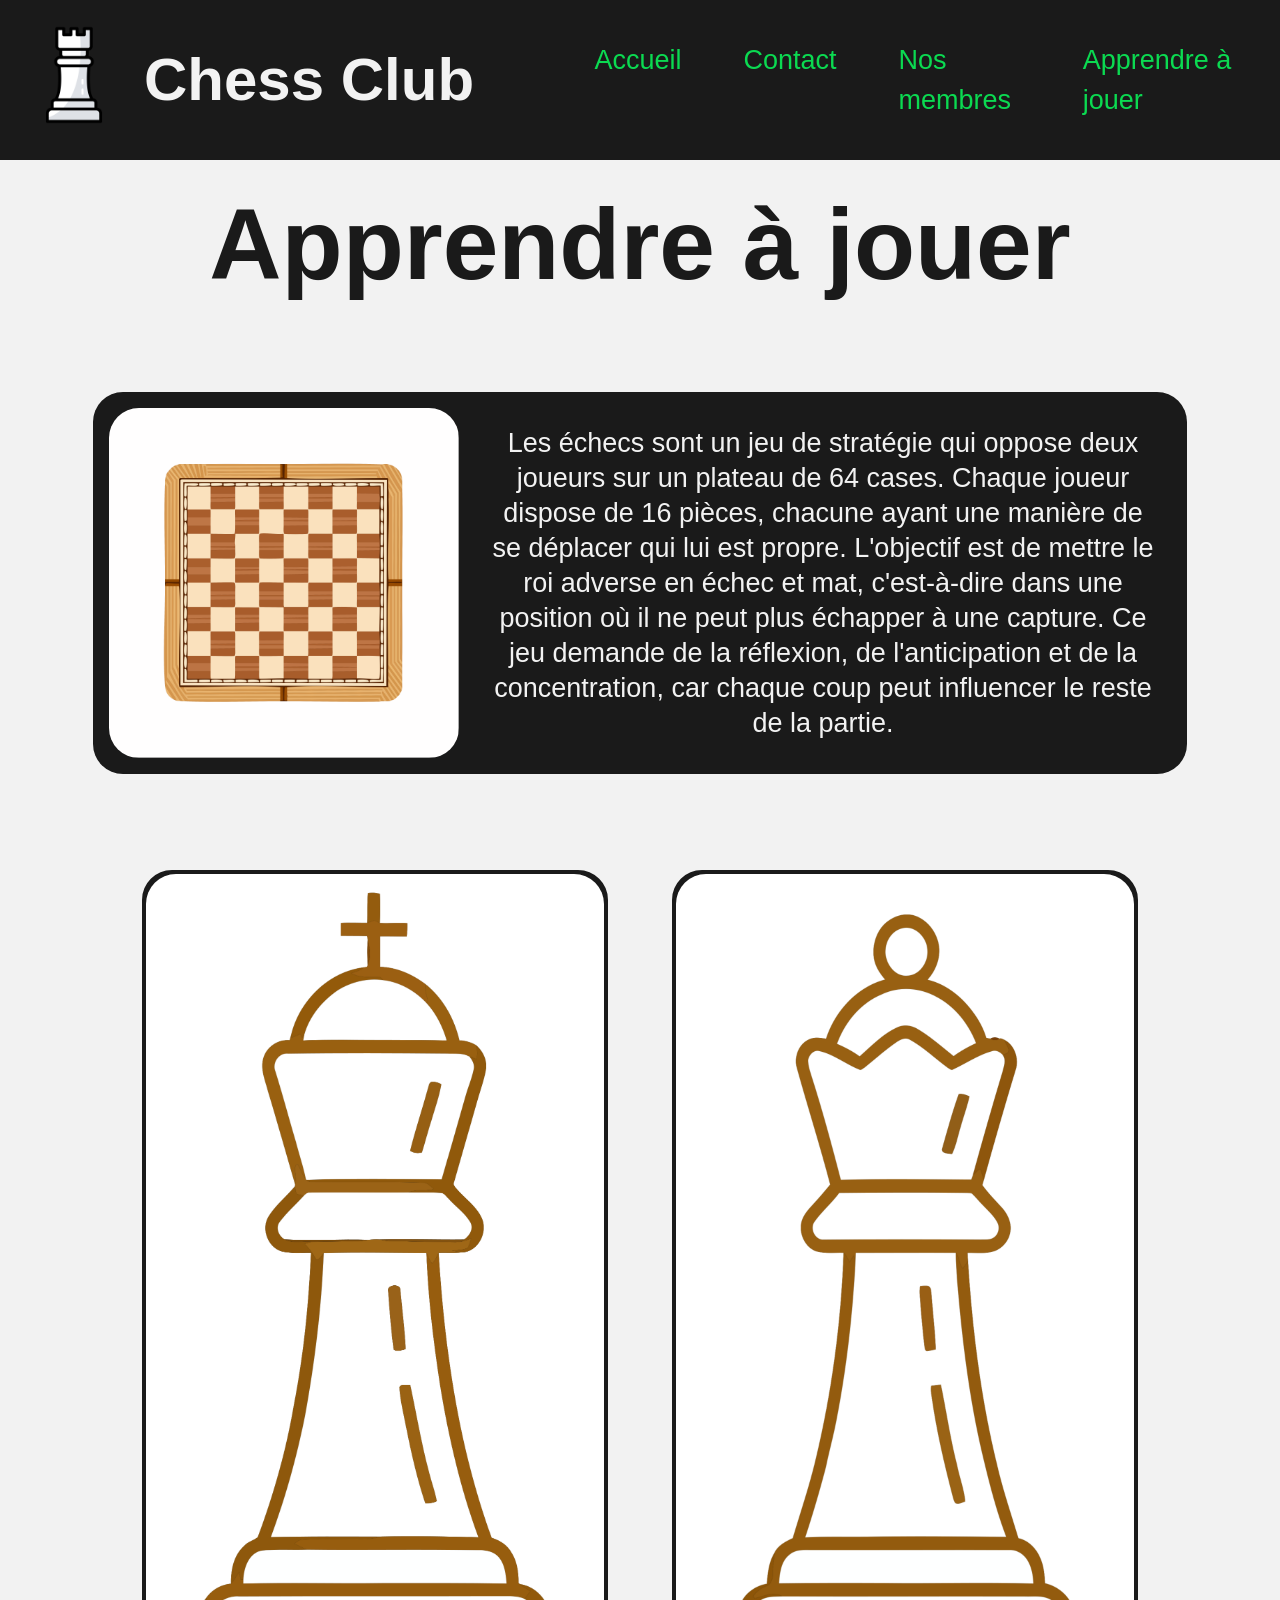
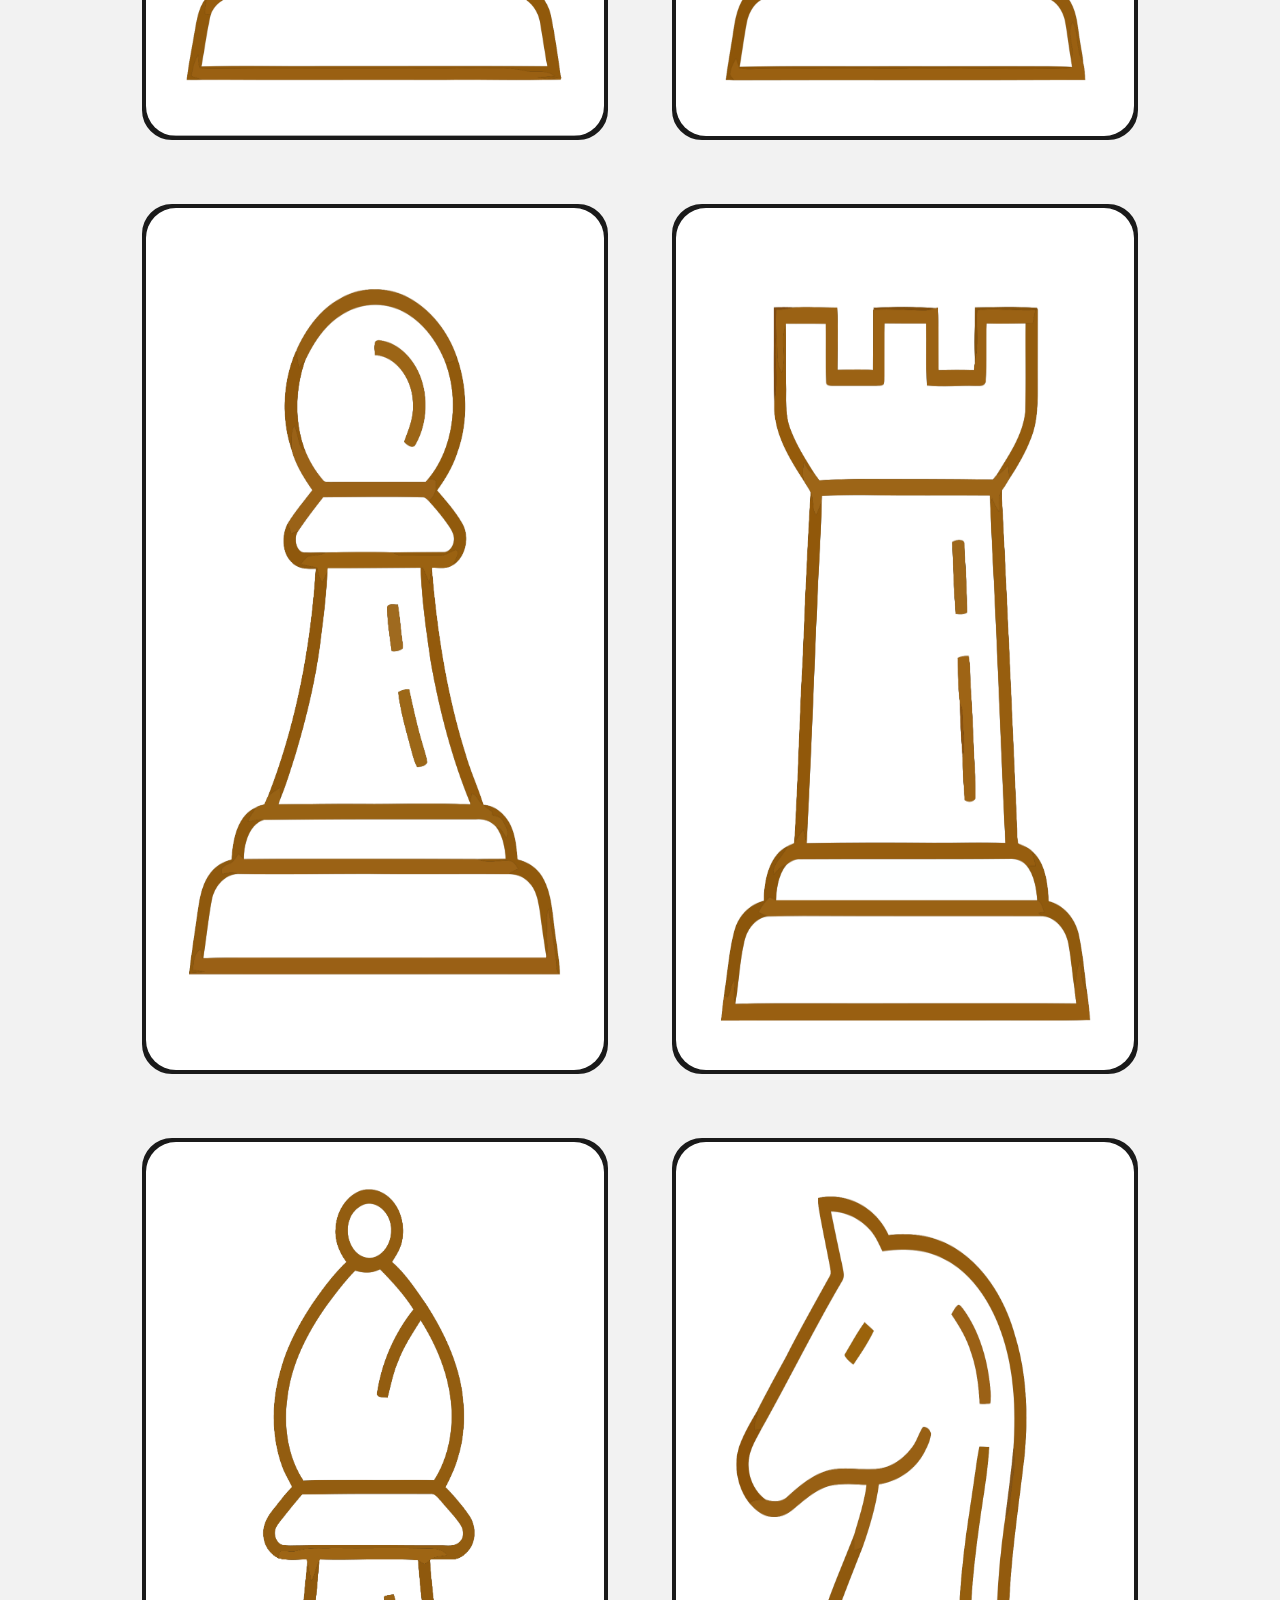
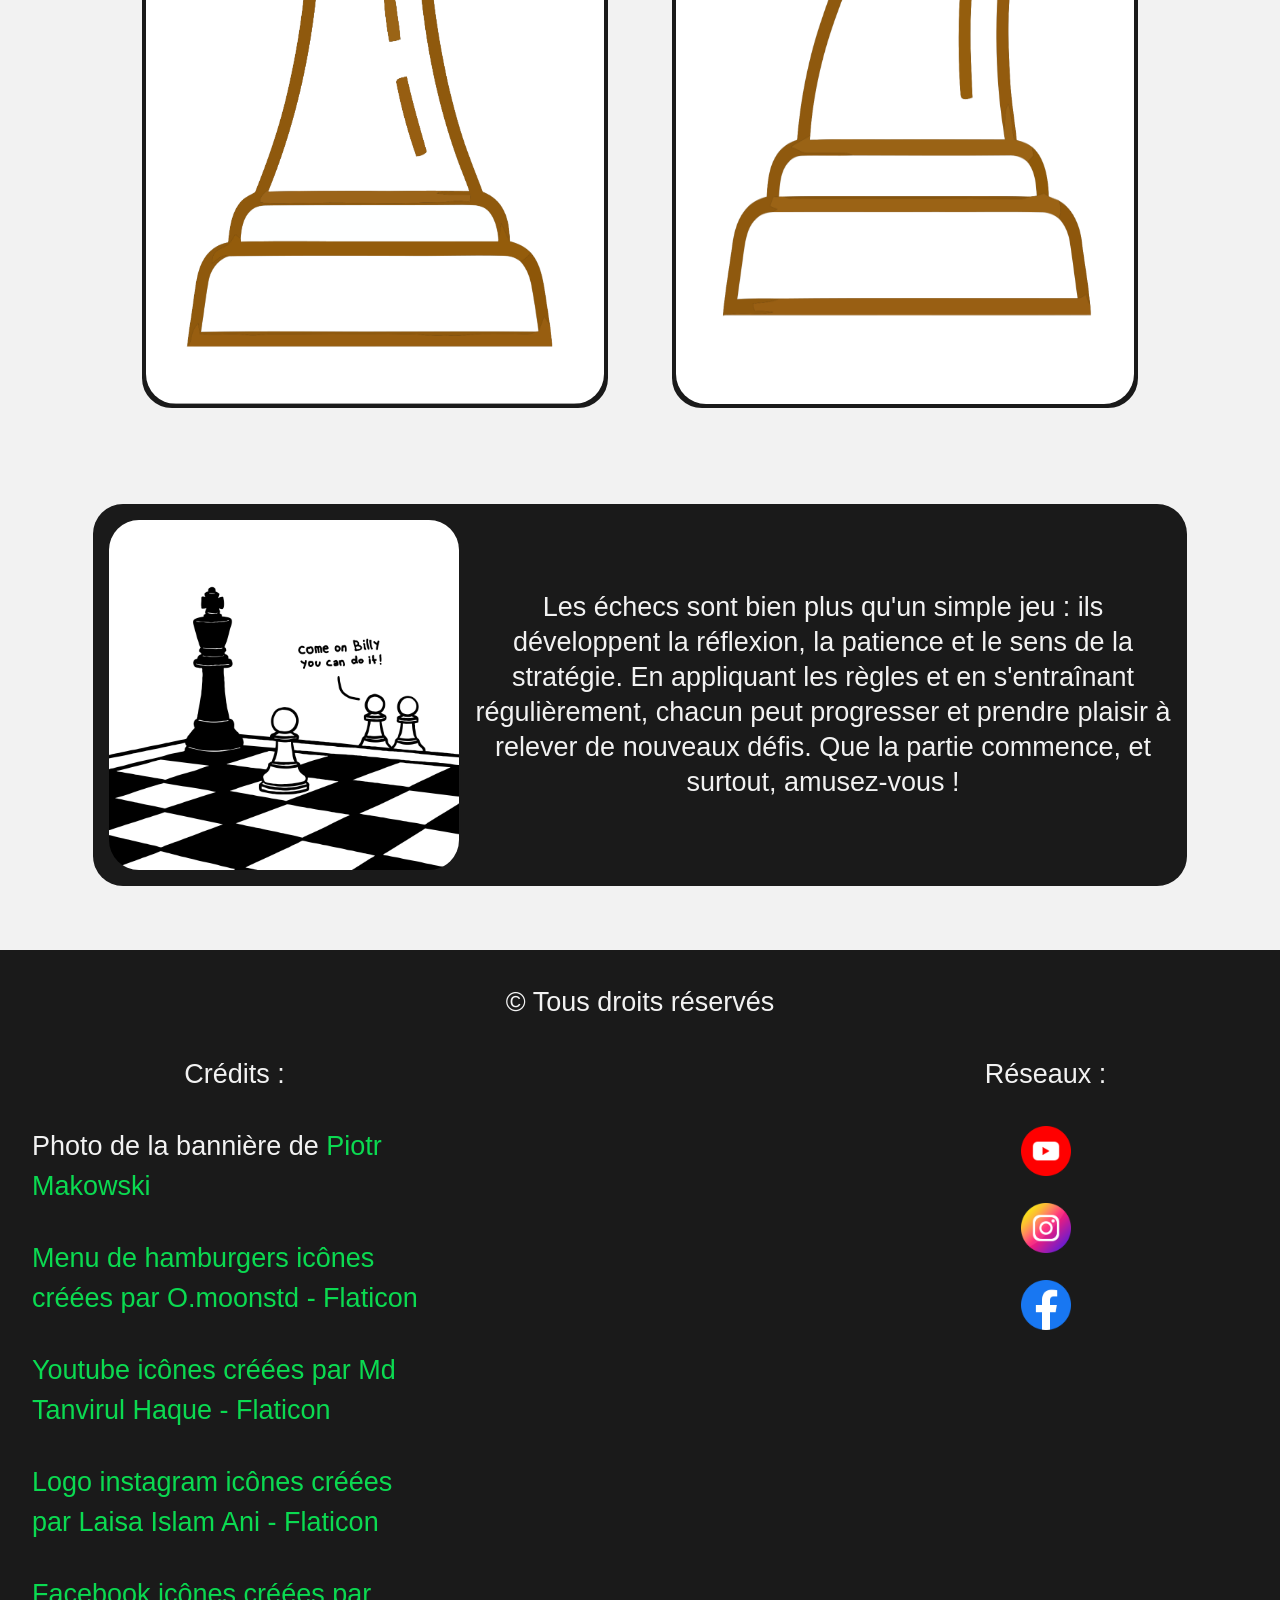
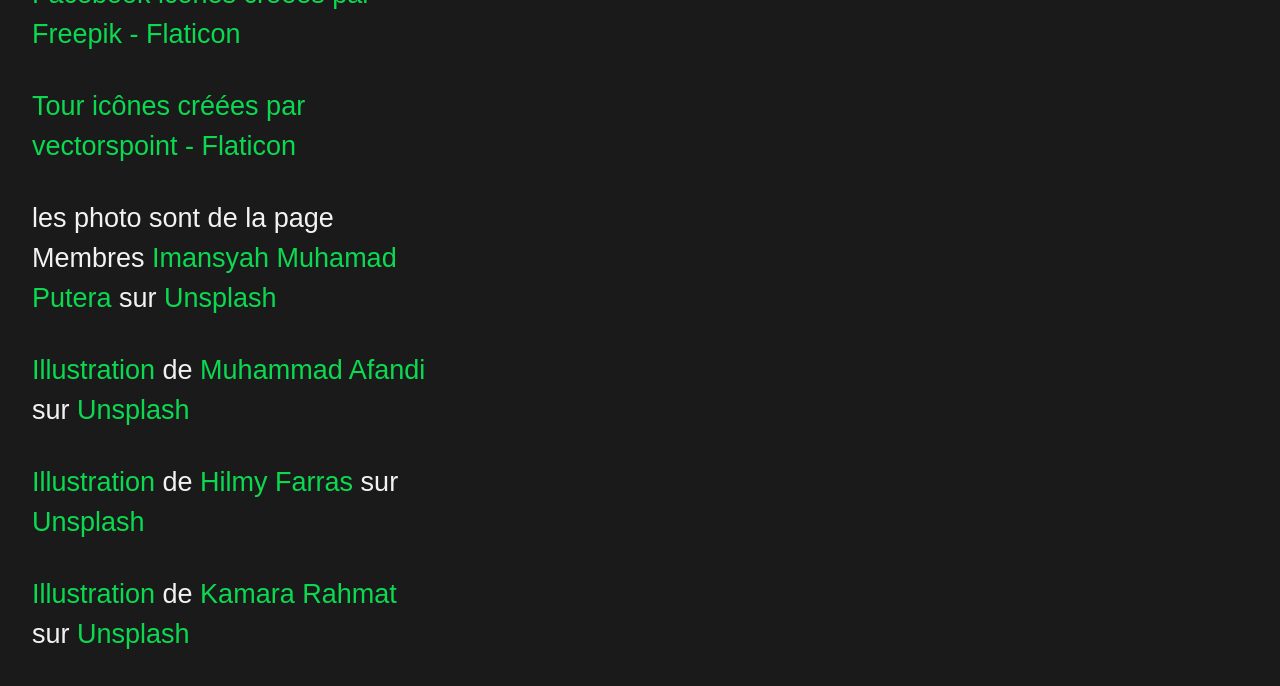
<file: apprendre.html>
<!DOCTYPE html>
<html lang="fr">
<head>
    <meta charset="UTF-8">
    <meta name="viewport" content="width=device-width, initial-scale=1.0">
    <link rel="stylesheet" href="commun.css">
    <link rel="stylesheet" href="apprendre.css">
    <title>Apprendre à jouer</title>
    <link rel="icon" type="image/x-icon" href="images/logo_rook.png">
</head>
<body>
    <header>
        <div class="logo">
            <a href="index.html">
                <img src="images/logo_rook.png" alt="image logo">
            </a>
            <h2>Chess Club</h2>
        </div>
        <nav class="navbar">
            <a href="index.html">Accueil</a>
            <a href="contact.html">Contact</a>
            <a href="membres.html">Nos membres</a>
            <a href="apprendre.html">Apprendre à jouer</a>
        </nav>
        <nav id="burger-menu">
            <label for="burger-menu-input"><img src="images/menu-de-hamburgers.png" alt="bar de menu"></label>
            <input type="checkbox" id="burger-menu-input" />

            <div id="burger-menu-items">
                <a href="index.html">Accueil</a>
                <a href="contact.html">Contact</a>
                <a href="membres.html">Nos membres</a>
                <a href="apprendre.html">Apprendre à jouer</a>
            </div>
        </nav>
    </header>
    <main>
        <h1>Apprendre à jouer</h1>
        <div class="intro card">
            <img src="images/illustration_chessboard.png" alt="illustration plateau d'échec">
            <div>
                <p>Les échecs sont un jeu de stratégie qui oppose deux joueurs sur un plateau de 64 cases. Chaque joueur dispose de 16 pièces, chacune ayant une manière de se déplacer qui lui est propre. L'objectif est de mettre le roi adverse en échec et mat, c'est-à-dire dans une position où il ne peut plus échapper à une capture. Ce jeu demande de la réflexion, de l'anticipation et de la concentration, car chaque coup peut influencer le reste de la partie.</p>
            </div>
            
        </div>
        <div class="cards_container">

            <div class="flip-card">
                <div class="flip-card-inner">
                    <div class="flip-card-front">
                        <img src="images/image_pieces_king.PNG" alt="placholder">
                    </div>
                
                <div class="flip-card-back">
                    <h2>Le Roi</h2>
                    <p>Le roi est la pièce la plus importante du jeu. Il peut se déplacer d'une seule case dans toutes les directions : horizontalement, verticalement ou en diagonale. L'objectif principal est de protéger son roi tout en essayant de mettre celui de l'adversaire en échec et mat. Si le roi est menacé, il doit obligatoirement se mettre en sécurité.
                    </p>
                </div>
            </div>
                
            </div>

            <div class="flip-card">
                <div class="flip-card-inner">
                    <div class="flip-card-front">
                        <img src="images/image_pieces_queen.PNG" alt="placholder">                        
                    </div>
                    <div class="flip-card-back">
                        <h2>La Reine</h2>
                        <p>La reine est la pièce la plus puissante des échecs. Elle peut se déplacer d'autant de cases qu'elle le souhaite, horizontalement, verticalement ou en diagonale, tant qu'aucune autre pièce ne bloque son chemin. Grâce à sa grande mobilité, elle est très utile pour attaquer et défendre.
                        </p>
                    </div>
                
                </div>
            </div>

            <div class="flip-card">
                <div class="flip-card-inner">
                    <div class="flip-card-front">
                        <img src="images/image_pieces_pawn.PNG" alt="placholder">

                    </div>
                    <div class="flip-card-back">
                        <h2>Le Pion</h2>
                        <p>Le pion est la pièce la plus nombreuse. Il avance d'une case vers l'avant, mais peut avancer de deux cases lors de son tout premier déplacement. Pour capturer une pièce adverse, il se déplace d'une case en diagonale. Lorsqu'un pion atteint la dernière rangée du plateau, il est promu et peut être transformé en reine, tour, fou ou cavalier, selon le choix du joueur.</p>
                    </div>
                </div>
                
            </div>

            <div class="flip-card">
                <div class="flip-card-inner">
                    <div class="flip-card-front">
                        <img src="images/image_pieces_rook.PNG" alt="placholder">

                    </div>
                    <div class="flip-card-back">
                        <h2>La Tour</h2>
                        <p>La tour se déplace en ligne droite, horizontalement ou verticalement, sur autant de cases qu'elle le souhaite. Elle est particulièrement efficace pour contrôler les colonnes et les rangées du plateau. Les deux tours peuvent également participer au roque avec le roi, un coup spécial permettant de mieux protéger le roi.
                    </p>
                </div>
                </div>
                
            </div>

            <div class="flip-card">
                <div class="flip-card-inner">
                    <div class="flip-card-front">
                        <img src="images/image_pieces_bishop.PNG" alt="placholder">

                    </div>
                    <div class="flip-card-back">
                        <h2>Le Fou</h2>
                        <p>Le fou se déplace uniquement en diagonale sur autant de cases qu'il le souhaite. Chaque fou reste toujours sur la couleur de case sur laquelle il commence la partie : un fou sur les cases blanches et l'autre sur les cases noires. Il est très efficace pour contrôler de longues diagonales.
                        </p>
                    </div>
                </div>
                
                
            </div>

            <div class="flip-card">
                <div class="flip-card-inner">
                    <div class="flip-card-front">
                        <img src="images/image_pieces_knight.PNG" alt="placholder">

                    </div>
                    <div class="flip-card-back">
                        <h2>Le Cavalier</h2>
                        <p>Le cavalier est une pièce unique, car il se déplace en formant un « L » : deux cases dans une direction, puis une case sur le côté. C'est la seule pièce qui peut sauter par-dessus les autres. Son déplacement particulier en fait une pièce très utile pour surprendre l'adversaire.
                        </p>
                    </div>
                </div>
                
            </div>            
        </div>
        <div class="outro card">
            <img src="images/outro_illustration.png" alt="placholder">
            <p>Les échecs sont bien plus qu'un simple jeu : ils développent la réflexion, la patience et le sens de la stratégie. En appliquant les règles et en s'entraînant régulièrement, chacun peut progresser et prendre plaisir à relever de nouveaux défis. Que la partie commence, et surtout, amusez-vous !
            </p>
        </div>
    </main>
    <footer>
        <div class="copyright">
            <p>© Tous droits réservés</p>
        </div>

        <div class="media_credits">

            <div class="credits">
                <p>Crédits :</p>

                <div>
                    
                    <p>
                        Photo de la bannière de <a href="https://unsplash.com/fr/@m4quuv?utm_source=unsplash&utm_medium=referral&utm_content=creditCopyText">Piotr Makowski</a>
                    </p>
                    
                    <p>
                        <a href="https://www.flaticon.com/fr/icones-gratuites/menu-de-hamburgers" title="menu de hamburgers icônes">Menu de hamburgers icônes créées par O.moonstd - Flaticon</a>
                    </p>
                    <p>
                        <a href="https://www.flaticon.com/fr/icones-gratuites/youtube" title="youtube icônes">Youtube icônes créées par Md Tanvirul Haque - Flaticon</a>
                    </p>

                    <p>
                        <a href="https://www.flaticon.com/fr/icones-gratuites/logo-instagram" title="logo instagram icônes">Logo instagram icônes créées par Laisa Islam Ani - Flaticon</a>
                    </p>

                    <p>
                        <a href="https://www.flaticon.com/fr/icones-gratuites/facebook" title="facebook icônes">Facebook icônes créées par Freepik - Flaticon</a>
                    </p>

                    <p>
                        <a href="https://www.flaticon.com/fr/icones-gratuites/tour" title="tour icônes">Tour icônes créées par vectorspoint - Flaticon</a>
                    </p>

                    <p>
                        les photo sont de la page Membres <a href="https://unsplash.com/fr/@imansyahmp?utm_source=unsplash&utm_medium=referral&utm_content=creditCopyText">Imansyah Muhamad Putera </a>sur <a href="https://unsplash.com/fr/photos/photo-de-mise-au-point-selective-dun-homme-conduisant-une-moto-oUV5IQwP_vc?utm_source=unsplash&utm_medium=referral&utm_content=creditCopyText">Unsplash</a>
                    </p>

                    <p>
                        <a href="https://unsplash.com/fr/illustrations/echiquier-en-bois-vide-avec-motif-a-damier-NV20oKvTFEk?utm_source=unsplash&utm_medium=referral&utm_content=creditCopyText">Illustration</a> de <a href="https://unsplash.com/fr/@kertiaa/illustrations?utm_source=unsplash&utm_medium=referral&utm_content=creditCopyText">Muhammad Afandi</a> sur <a href="https://unsplash.com/fr/illustrations?utm_source=unsplash&utm_medium=referral&utm_content=creditCopyText">Unsplash</a>
        
                    </p>

                    <p>
                        <a href="https://unsplash.com/fr/illustrations/les-pions-blancs-encouragent-un-autre-pion-face-a-un-roi-noir-nvyof_AZuVU?utm_source=unsplash&utm_medium=referral&utm_content=creditCopyText">Illustration</a> de <a href="https://unsplash.com/fr/@hilmyfarras/illustrations?utm_source=unsplash&utm_medium=referral&utm_content=creditCopyText">Hilmy Farras</a> sur <a href="https://unsplash.com/fr/illustrations?utm_source=unsplash&utm_medium=referral&utm_content=creditCopyText">Unsplash</a>
        
                    </p>

                    <p>
                        <a href="https://unsplash.com/fr/illustrations/outline-illustrations-of-various-chess-pieces-Cp53Ukx_XPc?utm_source=unsplash&utm_medium=referral&utm_content=creditCopyText">Illustration</a> de <a href="https://unsplash.com/fr/@iyaniyan/illustrations?utm_source=unsplash&utm_medium=referral&utm_content=creditCopyText">Kamara Rahmat</a> sur <a href="https://unsplash.com/fr/illustrations?utm_source=unsplash&utm_medium=referral&utm_content=creditCopyText">Unsplash</a>
        
                    </p>
            </div>
                
                
            </div>

            <div class="media">
                <p>Réseaux :</p>
                <nav class="media_icons">
                    <a target="_blank" href="https://www.youtube.com/">
                        <img src="images/youtube_icon.png" alt="notre youtube">
                    </a>
                    <a target="_blank" href="https://www.instagram.com/">
                        <img src="images/instagram_icon.png" alt="notre instagram">
                    </a>
                    <a target="_blank" href="https://www.facebook.com/">
                        <img src="images/facebook_icon.png" alt="notre facebook">
                    </a>

                </nav>
            </div>
        </div>
    </footer>
</body>
</html>
</file>
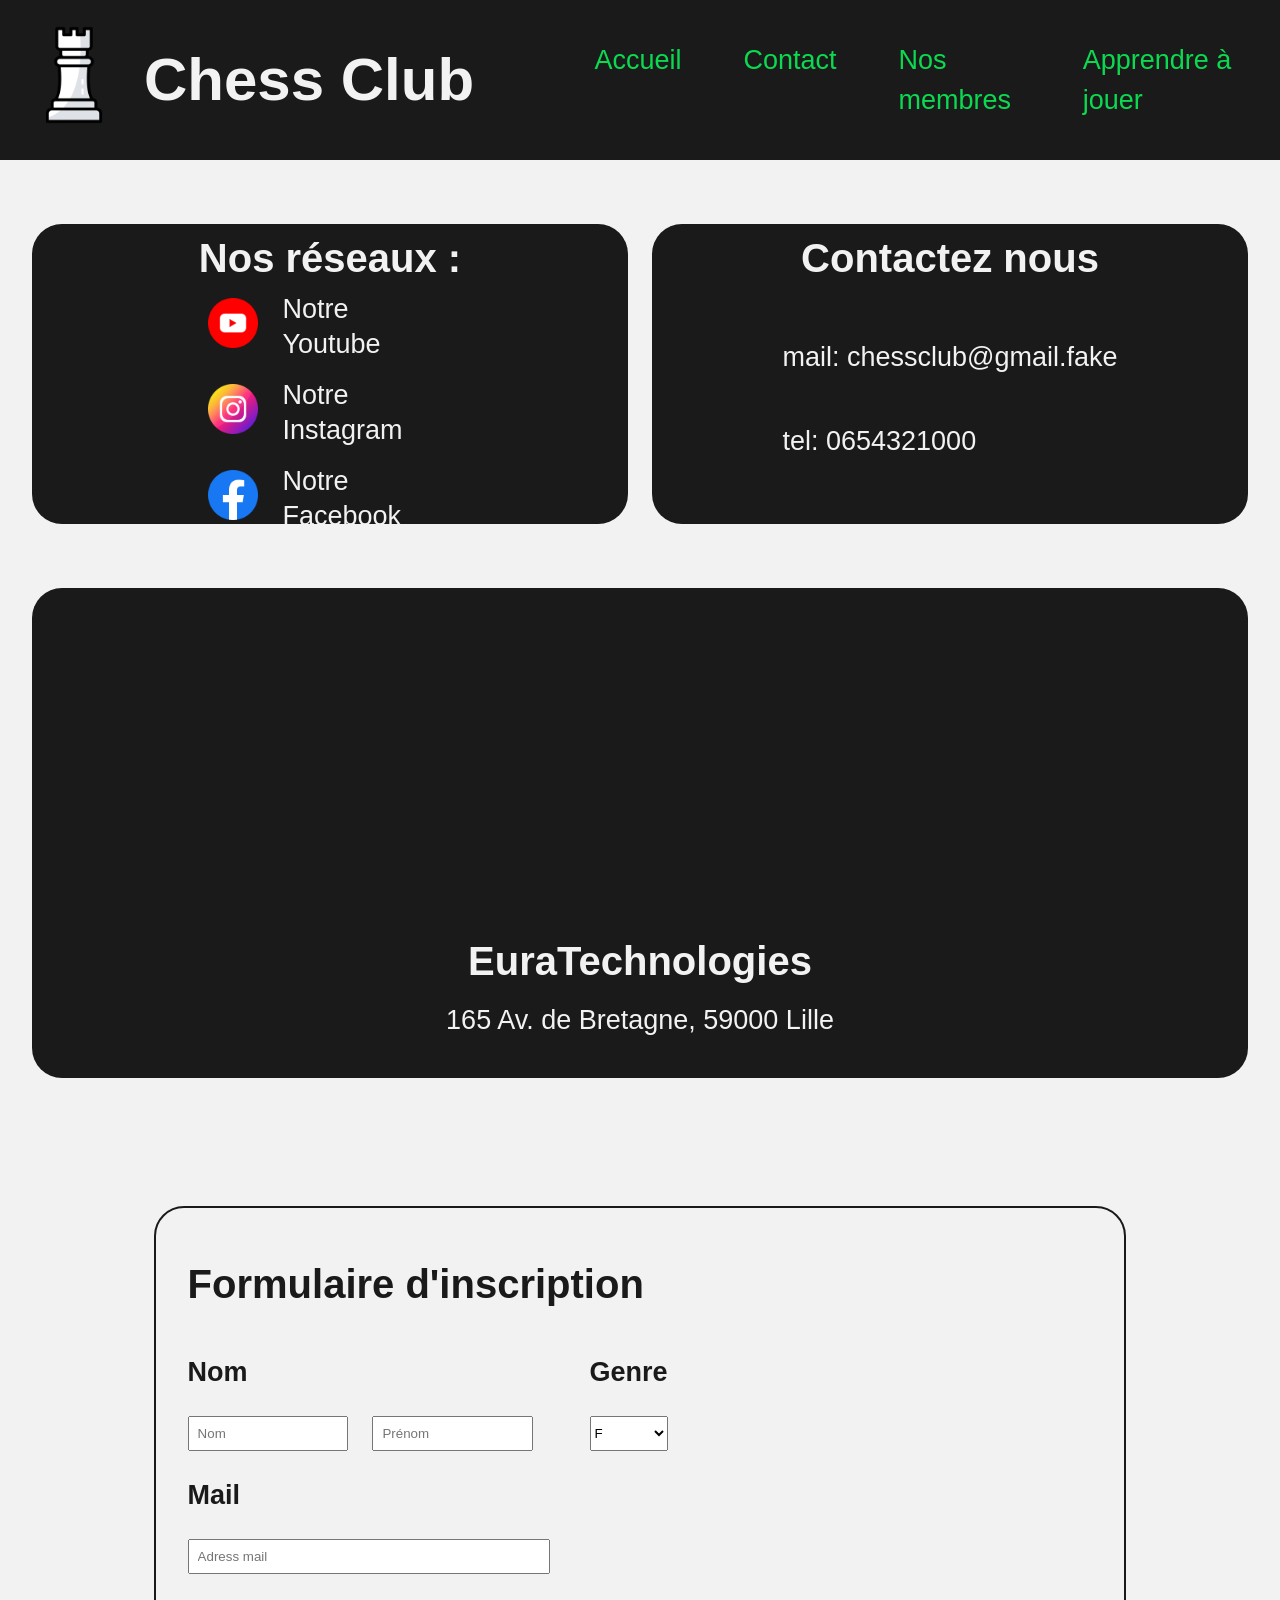
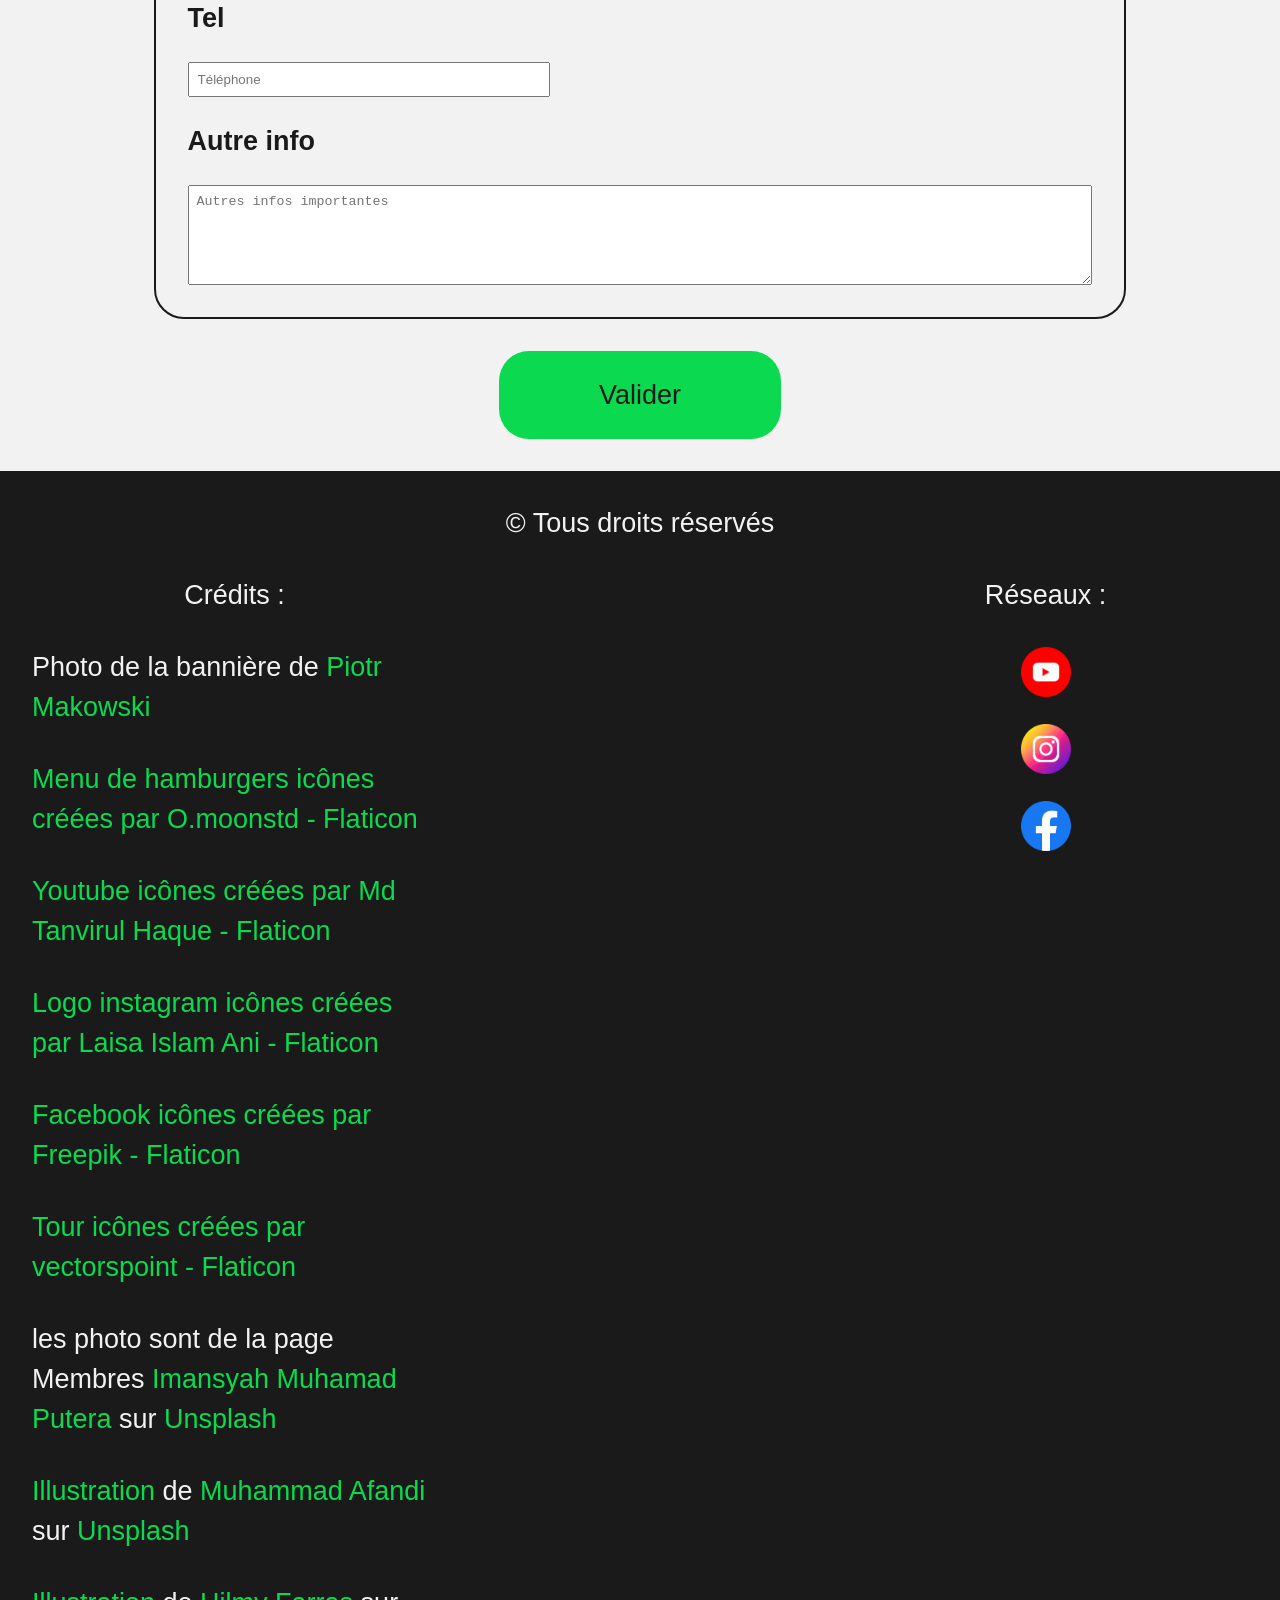
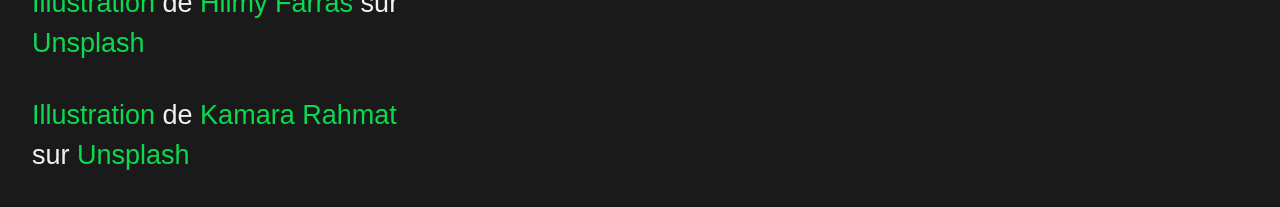
<file: contact.html>
<!DOCTYPE html>
<html lang="fr">
<head>
    <meta charset="UTF-8">
    <meta name="viewport" content="width=device-width, initial-scale=1.0">
    <link rel="stylesheet" href="commun.css">
    <link rel="stylesheet" href="contact.css">
    <title>Contact</title>
    <link rel="icon" type="image/x-icon" href="images/logo_rook.png">
</head>
<body>
    <header>
        <div class="logo">
            <a href="index.html">
                <img src="images/logo_rook.png" alt="image logo">
            </a>
            <h2>Chess Club</h2>
        </div>
        <nav class="navbar">
            <a href="index.html">Accueil</a>
            <a href="contact.html">Contact</a>
            <a href="membres.html">Nos membres</a>
            <a href="apprendre.html">Apprendre à jouer</a>
        </nav>
        <nav id="burger-menu">
            <label for="burger-menu-input"><img src="images/menu-de-hamburgers.png" alt="bar de menu"></label>
            <input type="checkbox" id="burger-menu-input" />

            <div id="burger-menu-items">
                <a href="index.html">Accueil</a>
                <a href="contact.html">Contact</a>
                <a href="membres.html">Nos membres</a>
                <a href="apprendre.html">Apprendre à jouer</a>
            </div>
        </nav>
    </header>
    <main>
        <div class="info">
            <div class="contact_media">
                <div class="card card_media">
                    <h2>Nos réseaux :</h2>
                    <nav class="media_icons">
                        <div class="media_p">
                            <a target="_blank" href="https://www.youtube.com/">
                            <img src="images/youtube_icon.png" alt="notre youtube">
                            </a>
                            <p>Notre Youtube</p>
                        </div>
                        <div class="media_p">
                            <a target="_blank" href="https://www.instagram.com/">
                                <img src="images/instagram_icon.png" alt="notre instagram">
                            </a>
                            <p>Notre Instagram</p>
                        </div>
                        <div class="media_p">
                            <a target="_blank" href="https://www.facebook.com/">
                                <img src="images/facebook_icon.png" alt="notre facebook">
                            </a>
                            <p>Notre Facebook</p>
                        </div>
                    </nav>
                </div>
                <div class="card card_contact">
                    <h2>Contactez nous</h2>
                    <div class="contact_p">
                        <p>mail: chessclub@gmail.fake</p>
                        <p>tel: 0654321000 </p>
                    </div>
                </div>
            </div>
            <div class=" card map">
                <iframe src="https://www.google.com/maps/embed?pb=!1m18!1m12!1m3!1d2530.6807085435335!2d3.017596376072018!3d50.63304797420031!2m3!1f0!2f0!3f0!3m2!1i1024!2i768!4f13.1!3m3!1m2!1s0x47c2d55c764ab439%3A0x2e9bfd5c48d283b!2sEuraTechnologies!5e0!3m2!1sfr!2sfr!4v1783328973237!5m2!1sfr!2sfr" width="600" height="450" style="border:0;" allowfullscreen="" loading="lazy" referrerpolicy="strict-origin-when-cross-origin"></iframe>
                <div class="adress">
                    <h2>EuraTechnologies</h2>
                    <p>165 Av. de Bretagne, 59000 Lille</p>
                </div>
            </div>
        </div>
        <input type="checkbox" id="sent-toggle">
        <div class="inscription">
            <div class="form">
                <h2>Formulaire d'inscription</h2>
                <div class="name_genre">
                    <div class="form_space identity">
                        <h3>Nom</h3>
                        <div class="identity_input">
                            <input type="text" placeholder="Nom">
                            <input type="text" placeholder="Prénom">
                        </div>
                    </div>
                    <div class="form_space genre">
                        <h3>Genre</h3>
                        <select>
                            <option value="Female">F</option>
                            <option value="Male">M</option>
                            <option value="other">Autre</option>
                        </select>
                    </div>
                </div>
                <div class="form_space mail">
                    <h3>Mail</h3>
                    <input type="email" placeholder="Adress mail">
                </div>
                <div class="form_space tel">
                    <h3>Tel</h3>
                    <input type="tel" placeholder="Téléphone">
                </div>
                <div class="form_space other_info">
                    <h3>Autre info</h3>
                    <textarea rows="4" type="text" placeholder="Autres infos importantes"></textarea>
                </div>

            </div>
            <label for="sent-toggle" class="button validate" href="#">Valider</label>
        </div>
        <div class="validation_message">
            <h2>Votre formulaire a bien été envoyé</h2>
        </div>
    </main>
   <footer>
        <div class="copyright">
            <p>© Tous droits réservés</p>
        </div>

        <div class="media_credits">

            <div class="credits">
                <p>Crédits :</p>

                <div>
                    
                    <p>
                        Photo de la bannière de <a href="https://unsplash.com/fr/@m4quuv?utm_source=unsplash&utm_medium=referral&utm_content=creditCopyText">Piotr Makowski</a>
                    </p>
                    
                    <p>
                        <a href="https://www.flaticon.com/fr/icones-gratuites/menu-de-hamburgers" title="menu de hamburgers icônes">Menu de hamburgers icônes créées par O.moonstd - Flaticon</a>
                    </p>
                    <p>
                        <a href="https://www.flaticon.com/fr/icones-gratuites/youtube" title="youtube icônes">Youtube icônes créées par Md Tanvirul Haque - Flaticon</a>
                    </p>

                    <p>
                        <a href="https://www.flaticon.com/fr/icones-gratuites/logo-instagram" title="logo instagram icônes">Logo instagram icônes créées par Laisa Islam Ani - Flaticon</a>
                    </p>

                    <p>
                        <a href="https://www.flaticon.com/fr/icones-gratuites/facebook" title="facebook icônes">Facebook icônes créées par Freepik - Flaticon</a>
                    </p>

                    <p>
                        <a href="https://www.flaticon.com/fr/icones-gratuites/tour" title="tour icônes">Tour icônes créées par vectorspoint - Flaticon</a>
                    </p>

                    <p>
                        les photo sont de la page Membres <a href="https://unsplash.com/fr/@imansyahmp?utm_source=unsplash&utm_medium=referral&utm_content=creditCopyText">Imansyah Muhamad Putera </a>sur <a href="https://unsplash.com/fr/photos/photo-de-mise-au-point-selective-dun-homme-conduisant-une-moto-oUV5IQwP_vc?utm_source=unsplash&utm_medium=referral&utm_content=creditCopyText">Unsplash</a>
                    </p>

                    <p>
                        <a href="https://unsplash.com/fr/illustrations/echiquier-en-bois-vide-avec-motif-a-damier-NV20oKvTFEk?utm_source=unsplash&utm_medium=referral&utm_content=creditCopyText">Illustration</a> de <a href="https://unsplash.com/fr/@kertiaa/illustrations?utm_source=unsplash&utm_medium=referral&utm_content=creditCopyText">Muhammad Afandi</a> sur <a href="https://unsplash.com/fr/illustrations?utm_source=unsplash&utm_medium=referral&utm_content=creditCopyText">Unsplash</a>
        
                    </p>

                    <p>
                        <a href="https://unsplash.com/fr/illustrations/les-pions-blancs-encouragent-un-autre-pion-face-a-un-roi-noir-nvyof_AZuVU?utm_source=unsplash&utm_medium=referral&utm_content=creditCopyText">Illustration</a> de <a href="https://unsplash.com/fr/@hilmyfarras/illustrations?utm_source=unsplash&utm_medium=referral&utm_content=creditCopyText">Hilmy Farras</a> sur <a href="https://unsplash.com/fr/illustrations?utm_source=unsplash&utm_medium=referral&utm_content=creditCopyText">Unsplash</a>
        
                    </p>

                    <p>
                        <a href="https://unsplash.com/fr/illustrations/outline-illustrations-of-various-chess-pieces-Cp53Ukx_XPc?utm_source=unsplash&utm_medium=referral&utm_content=creditCopyText">Illustration</a> de <a href="https://unsplash.com/fr/@iyaniyan/illustrations?utm_source=unsplash&utm_medium=referral&utm_content=creditCopyText">Kamara Rahmat</a> sur <a href="https://unsplash.com/fr/illustrations?utm_source=unsplash&utm_medium=referral&utm_content=creditCopyText">Unsplash</a>
        
                    </p>
            </div>
                
                
            </div>

            <div class="media">
                <p>Réseaux :</p>
                <nav class="media_icons">
                    <a target="_blank" href="https://www.youtube.com/">
                        <img src="images/youtube_icon.png" alt="notre youtube">
                    </a>
                    <a target="_blank" href="https://www.instagram.com/">
                        <img src="images/instagram_icon.png" alt="notre instagram">
                    </a>
                    <a target="_blank" href="https://www.facebook.com/">
                        <img src="images/facebook_icon.png" alt="notre facebook">
                    </a>

                </nav>
            </div>
        </div>
    </footer>
</body>
</html>
</file>
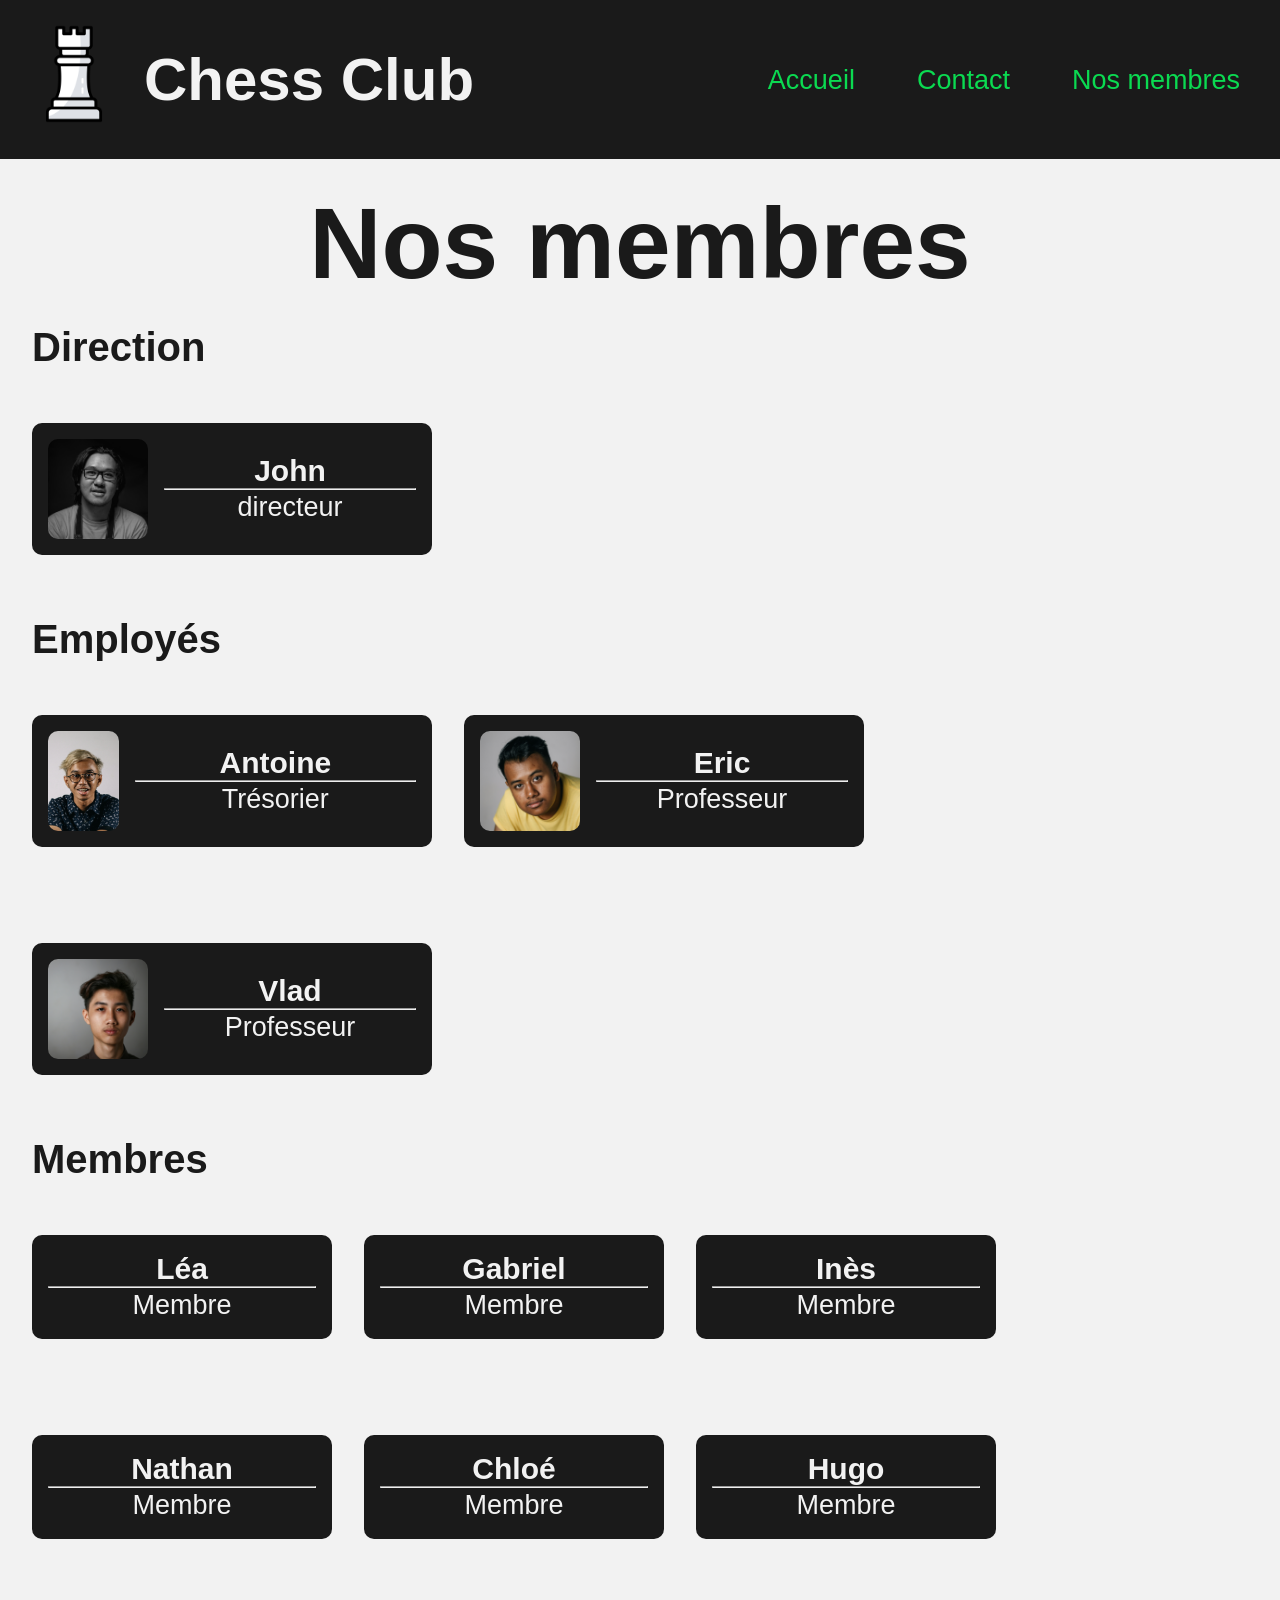
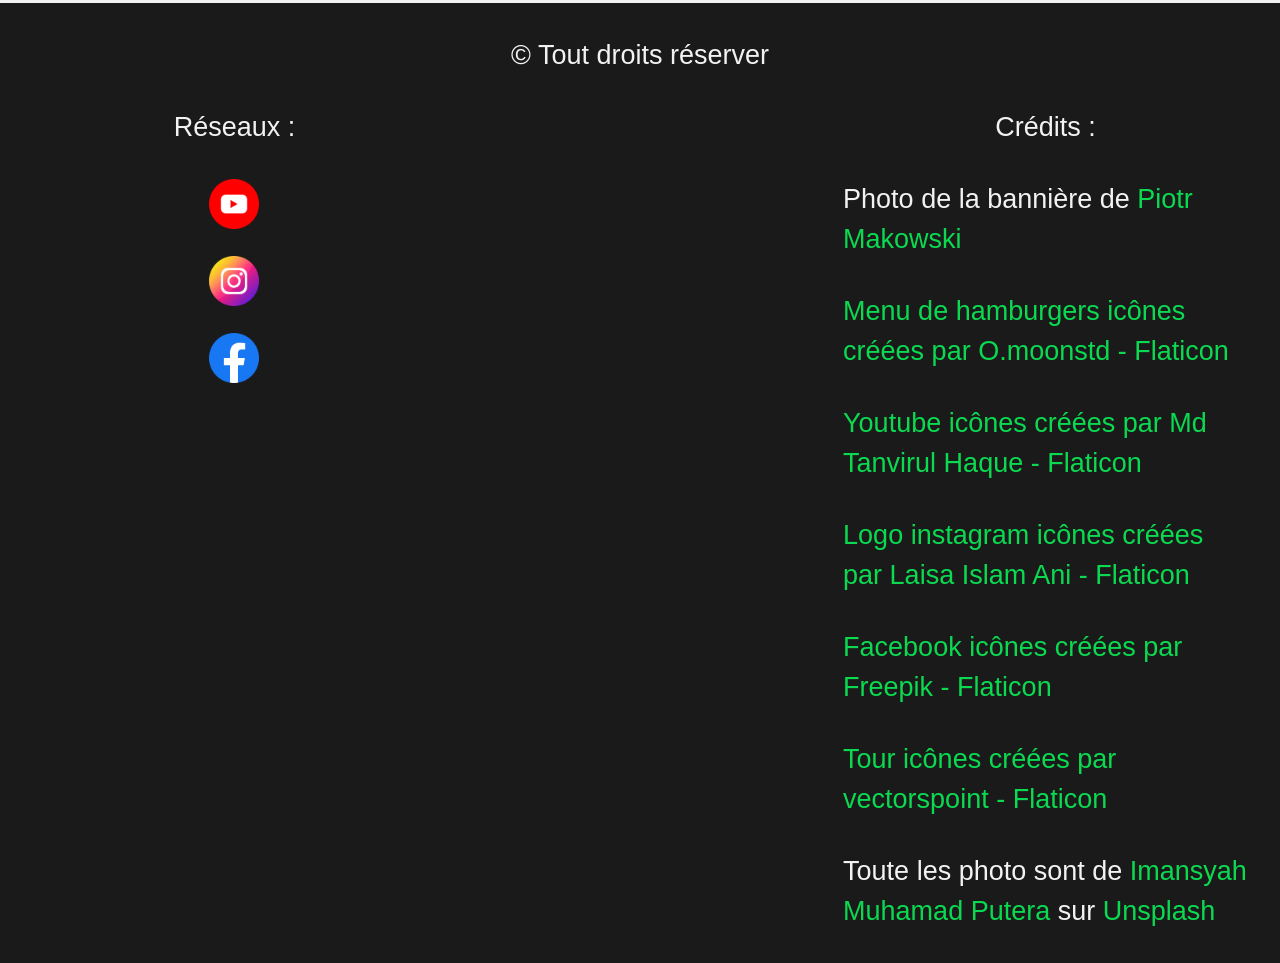
<file: membres.html>
<!DOCTYPE html>
<html lang="fr">
<head>
    <meta charset="UTF-8">
    <meta name="viewport" content="width=device-width, initial-scale=1.0">
    <link rel="stylesheet" href="commun.css">
    <link rel="stylesheet" href="membres.css">
    <title>Membres</title>
</head>
<body>
    <header>
        <div class="logo">
            <a href="index.html">
                <img src="images/logo_rook.png" alt="image    
                logo">
            </a>
            <h2>Chess Club</h2>
        </div>
        <nav class="navbar">
            <a href="index.html">Accueil</a>
            <a href="contact.html">Contact</a>
            <a href="membres.html">Nos membres</a>
        </nav>
        <nav id="burger-menu">
            <label for="burger-menu-input"><img src="images/menu-de-hamburgers.png" alt="bar de menu"></label>
            <input type="checkbox" id="burger-menu-input" />

            <div id="burger-menu-items">
                <a href="index.html">Accueil</a>
                <a href="contact.html">Contact</a>
                <a href="membres.html">Nos membres</a>
            </div>
        </nav>
    </header>
    <main>
        <h1>Nos membres</h1>
        <div class="direction">
            <h2>Direction</h2>
            <div class="card_placement">
                <div class="card card_employe">
                    <img src="images/picture_director.jpg"  alt="photo du directeur">
                    <div class="card_info">
                        <h3>John</h3>
                        <hr>
                        <p>directeur</p>
                    </div>
                </div>
                
            </div>
        </div>
        <div class="employe">
            <h2>Employés</h2>
            <div class="card_placement">
                <div class="card card_employe">
                    <img src="images/picture_treasurer.jpg"  alt="photo du trésorier">
                    <div class="card_info">
                        <h3>Antoine</h3>
                        <hr>
                        <p>Trésorier</p>
                    </div>
                </div>

                <div class="card card_employe">
                    <img src="images/picture_teacher.jpg"  alt="photo du professeur">
                    <div class="card_info">
                        <h3>Eric</h3>
                        <hr>
                        <p>Professeur</p>
                    </div>
                </div>

                <div class="card card_employe">
                    <img src="images/picture_coach.jpg"  alt="photo du professeur">
                    <div class="card_info">
                        <h3>Vlad</h3>
                        <hr>
                        <p>Professeur</p>
                    </div>
                </div>
                
            </div>
            
        </div>
        <div class="members">
            <h2>Membres</h2>
            <div class="card_placement">
                <div class="card card_member">
                    <div class="card_info">
                        <h3>Léa</h3>
                        <hr>
                        <p>Membre</p>
                    </div>
                </div>

                <div class="card card_member">
                    <div class="card_info">
                        <h3>Gabriel</h3>
                        <hr>
                        <p>Membre</p>
                    </div>
                </div>

                <div class="card card_member">
                    <div class="card_info">
                        <h3>Inès</h3>
                        <hr>
                        <p>Membre</p>
                    </div>
                </div>

                <div class="card card_member">
                    <div class="card_info">
                        <h3>Nathan</h3>
                        <hr>
                        <p>Membre</p>
                    </div>
                </div>

                <div class="card card_member">
                    <div class="card_info">
                        <h3>Chloé</h3>
                        <hr>
                        <p>Membre</p>
                    </div>
                </div>

                <div class="card card_member">
                    <div class="card_info">
                        <h3>Hugo</h3>
                        <hr>
                        <p>Membre</p>
                    </div>
                </div>
            </div>
        </div>
    </main>
    <footer>
        <div class="copyright">
            <p>© Tout droits réserver</p>
        </div>

        <div class="media_credits">
            <div class="media">
                <p>Réseaux :</p>
                <nav class="media_icons">
                    <a target="_blank" href="https://www.youtube.com/">
                        <img src="images/youtube_icon.png" alt="notre youtube">
                    </a>
                    <a target="_blank" href="https://www.instagram.com/">
                        <img src="images/instagram_icon.png" alt="notre instagram">
                    </a>
                    <a target="_blank" href="https://www.facebook.com/">
                        <img src="images/facebook_icon.png" alt="notre facebook">
                    </a>

                </nav>
            </div>
            <div class="credits">
                <p>Crédits :</p>

                <p>
                    Photo de la bannière de <a href="https://unsplash.com/fr/@m4quuv?utm_source=unsplash&utm_medium=referral&utm_content=creditCopyText">Piotr Makowski</a>      
                </p>
                
                <p>
                    <a href="https://www.flaticon.com/fr/icones-gratuites/menu-de-hamburgers" title="menu de hamburgers icônes">Menu de hamburgers icônes créées par O.moonstd - Flaticon</a>
                </p>
                <p>
                    <a href="https://www.flaticon.com/fr/icones-gratuites/youtube" title="youtube icônes">Youtube icônes créées par Md Tanvirul Haque - Flaticon</a>
                </p>

                <p>
                    <a href="https://www.flaticon.com/fr/icones-gratuites/logo-instagram" title="logo instagram icônes">Logo instagram icônes créées par Laisa Islam Ani - Flaticon</a>
                </p>

                <p>
                    <a href="https://www.flaticon.com/fr/icones-gratuites/facebook" title="facebook icônes">Facebook icônes créées par Freepik - Flaticon</a>
                </p>

                <p>
                    <a href="https://www.flaticon.com/fr/icones-gratuites/tour" title="tour icônes">Tour icônes créées par vectorspoint - Flaticon</a>
                </p>

                <p>
                    Toute les photo sont de <a href="https://unsplash.com/fr/@imansyahmp?utm_source=unsplash&utm_medium=referral&utm_content=creditCopyText">Imansyah Muhamad Putera </a>sur <a href="https://unsplash.com/fr/photos/photo-de-mise-au-point-selective-dun-homme-conduisant-une-moto-oUV5IQwP_vc?utm_source=unsplash&utm_medium=referral&utm_content=creditCopyText">Unsplash</a>
      
                </p>
            </div>
        </div>
    </footer>
</body>
</html>
</file>
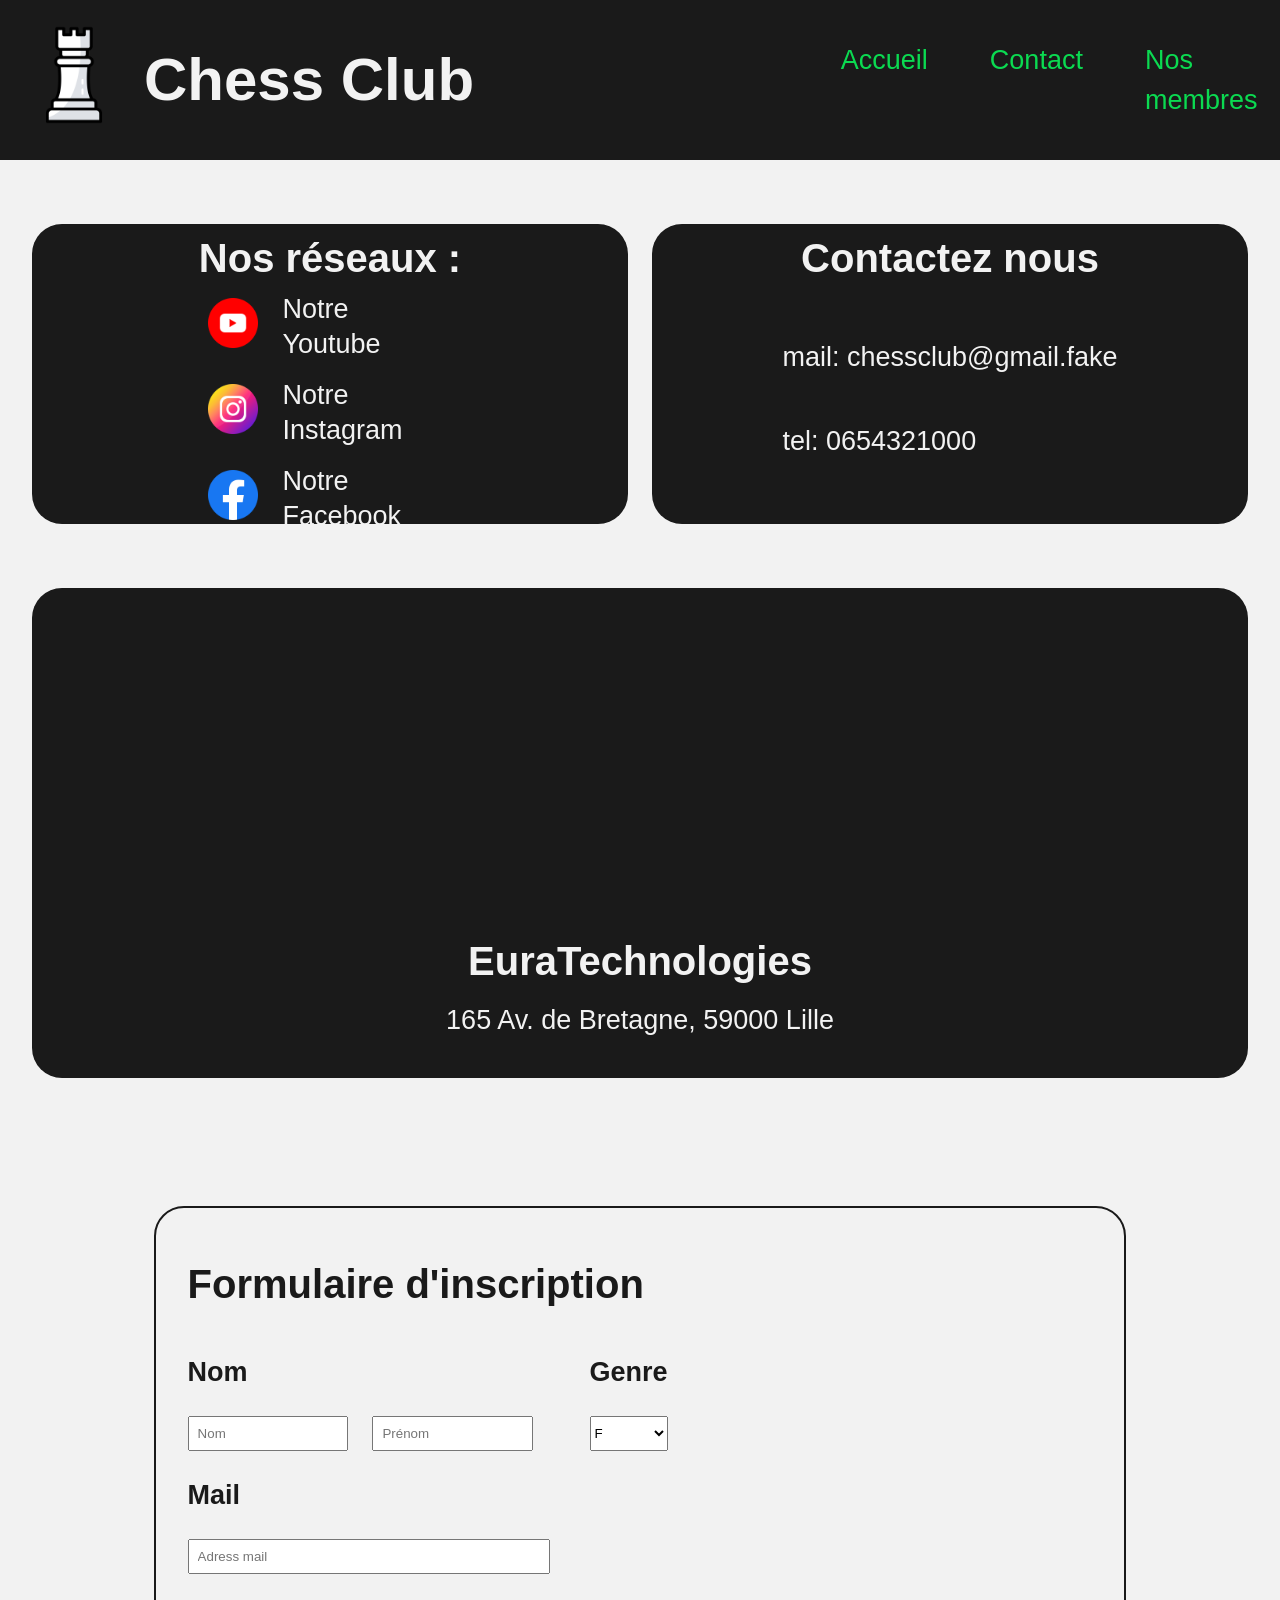
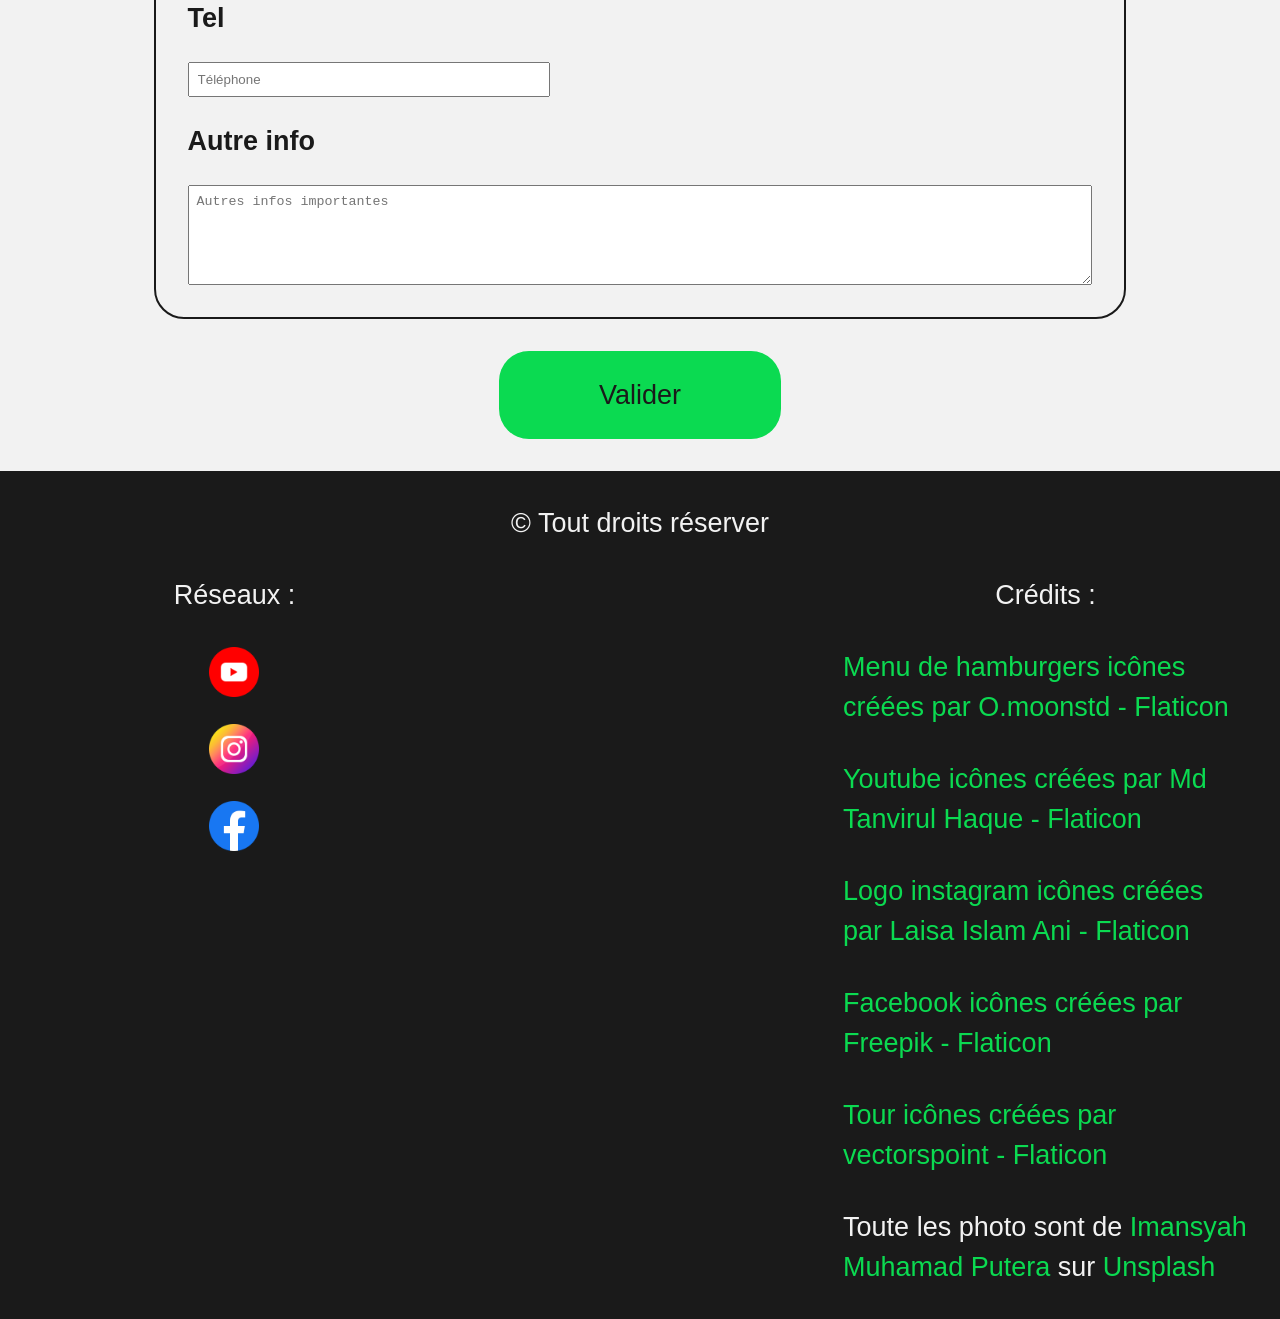
<file: docs/contact.html>
<!DOCTYPE html>
<html lang="fr">
<head>
    <meta charset="UTF-8">
    <meta name="viewport" content="width=device-width, initial-scale=1.0">
    <link rel="stylesheet" href="commun.css">
    <link rel="stylesheet" href="contact.css">
    <title>Contact</title>
</head>
<body>
    <header>
        <div class="logo">
            <a href="index.html">
                <img src="images/logo_rook.png" alt="image    
                logo">
            </a>
            <h2>Chess Club</h2>
        </div>
        <nav class="navbar">
            <a href="index.html">Accueil</a>
            <a href="contact.html">Contact</a>
            <a href="membres.html">Nos membres</a>
        </nav>
        <nav id="burger-menu">
            <label for="burger-menu-input"><img src="images/menu-de-hamburgers.png" alt="bar de menu"></label>
            <input type="checkbox" id="burger-menu-input" />

            <div id="burger-menu-items">
                <a href="index.html">Accueil</a>
                <a href="contact.html">Contact</a>
                <a href="membres.html">Nos membres</a>
            </div>
        </nav>
    </header>
    <main>
        <div class="info">
            <div class="contact_media">
                <div class="card card_media">
                    <h2>Nos réseaux :</h2>
                    <nav class="media_icons">
                        <div class="media_p">
                            <a href="https://www.youtube.com/">
                            <img src="images/youtube_icon.png" alt="notre youtube">
                            </a>
                            <p>Notre Youtube</p>
                        </div>
                        <div class="media_p">
                            <a href="https://www.instagram.com/">
                                <img src="images/instagram_icon.png" alt="notre instagram">
                            </a>
                            <p>Notre Instagram</p>
                        </div>
                        <div class="media_p">
                            <a href="https://www.facebook.com/">
                                <img src="images/facebook_icon.png" alt="notre facebook">
                            </a>
                            <p>Notre Facebook</p>
                        </div>
                    </nav>
                </div>
                <div class="card card_contact">
                    <h2>Contactez nous</h2>
                    <div class="contact_p">
                        <p>mail: chessclub@gmail.fake</p>
                        <p>tel: 0654321000 </p>
                    </div>
                </div>
            </div>
            <div class=" card map">
                <iframe src="https://www.google.com/maps/embed?pb=!1m18!1m12!1m3!1d2530.6807085435335!2d3.017596376072018!3d50.63304797420031!2m3!1f0!2f0!3f0!3m2!1i1024!2i768!4f13.1!3m3!1m2!1s0x47c2d55c764ab439%3A0x2e9bfd5c48d283b!2sEuraTechnologies!5e0!3m2!1sfr!2sfr!4v1783328973237!5m2!1sfr!2sfr" width="600" height="450" style="border:0;" allowfullscreen="" loading="lazy" referrerpolicy="strict-origin-when-cross-origin"></iframe>
                <div class="adress">
                    <h2>EuraTechnologies</h2>
                    <p>165 Av. de Bretagne, 59000 Lille</p>
                </div>
            </div>
        </div>
        <input type="checkbox" id="sent-toggle">
        <div class="inscription">
            <div class="form">
                <h2>Formulaire d'inscription</h2>
                <div class="name_genre">
                    <div class="form_space identity">
                        <h3>Nom</h3>
                        <div class="identity_input">
                            <input type="text" placeholder="Nom">
                            <input type="text" placeholder="Prénom">
                        </div>
                    </div>
                    <div class="form_space genre">
                        <h3>Genre</h3>
                        <select>
                            <option value="Female">F</option>
                            <option value="Male">M</option>
                            <option value="other">Autre</option>
                        </select>
                    </div>
                </div>
                <div class="form_space mail">
                    <h3>Mail</h3>
                    <input type="email" placeholder="Adress mail">
                </div>
                <div class="form_space tel">
                    <h3>Tel</h3>
                    <input type="tel" placeholder="Téléphone">
                </div>
                <div class="form_space other_info">
                    <h3>Autre info</h3>
                    <textarea rows="4" type="text" placeholder="Autres infos importantes"></textarea>
                </div>

            </div>
            <label for="sent-toggle" class="button validate" href="#">Valider</label>
        </div>
        <div class="validation_message">
            <h2>Votre formulaire a bien été envoyé</h2>
        </div>
    </main>
    <footer>
        <div class="copyright">
            <p>© Tout droits réserver</p>
        </div>

        <div class="media_credits">
            <div class="media">
                <p>Réseaux :</p>
                <nav class="media_icons">
                    <a target="_blank" href="https://www.youtube.com/">
                        <img src="images/youtube_icon.png" alt="notre youtube">
                    </a>
                    <a target="_blank" href="https://www.instagram.com/">
                        <img src="images/instagram_icon.png" alt="notre instagram">
                    </a>
                    <a target="_blank" href="https://www.facebook.com/">
                        <img src="images/facebook_icon.png" alt="notre facebook">
                    </a>

                </nav>
            </div>
            <div class="credits">
                <p>Crédits :</p>
                <p>
                    <a href="https://www.flaticon.com/fr/icones-gratuites/menu-de-hamburgers" title="menu de hamburgers icônes">Menu de hamburgers icônes créées par O.moonstd - Flaticon</a>
                </p>
                <p>
                    <a href="https://www.flaticon.com/fr/icones-gratuites/youtube" title="youtube icônes">Youtube icônes créées par Md Tanvirul Haque - Flaticon</a>
                </p>

                <p>
                    <a href="https://www.flaticon.com/fr/icones-gratuites/logo-instagram" title="logo instagram icônes">Logo instagram icônes créées par Laisa Islam Ani - Flaticon</a>
                </p>

                <p>
                    <a href="https://www.flaticon.com/fr/icones-gratuites/facebook" title="facebook icônes">Facebook icônes créées par Freepik - Flaticon</a>
                </p>

                <p>
                    <a href="https://www.flaticon.com/fr/icones-gratuites/tour" title="tour icônes">Tour icônes créées par vectorspoint - Flaticon</a>
                </p>

                <p>
                    Toute les photo sont de <a href="https://unsplash.com/fr/@imansyahmp?utm_source=unsplash&utm_medium=referral&utm_content=creditCopyText">Imansyah Muhamad Putera </a>sur <a href="https://unsplash.com/fr/photos/photo-de-mise-au-point-selective-dun-homme-conduisant-une-moto-oUV5IQwP_vc?utm_source=unsplash&utm_medium=referral&utm_content=creditCopyText">Unsplash</a>
      
                </p>
            </div>
        </div>
    </footer>
</body>
</html>
</file>
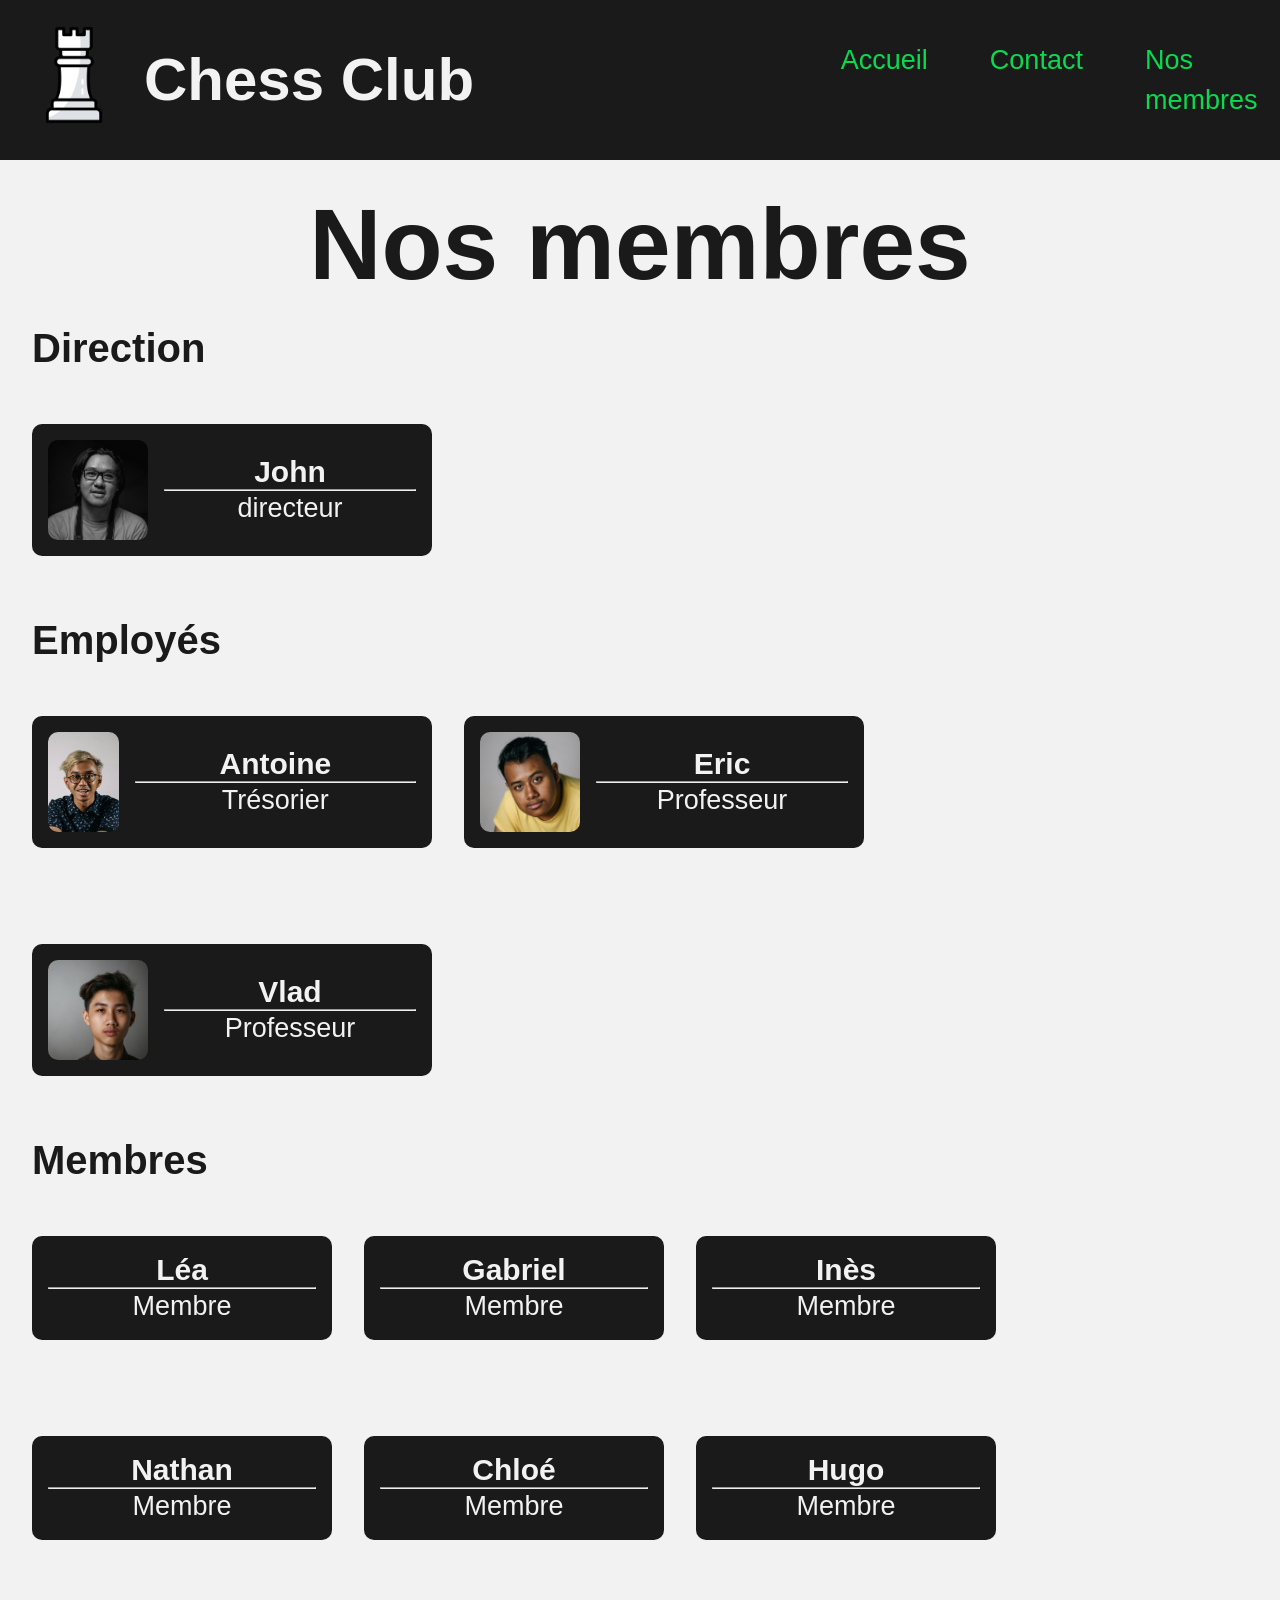
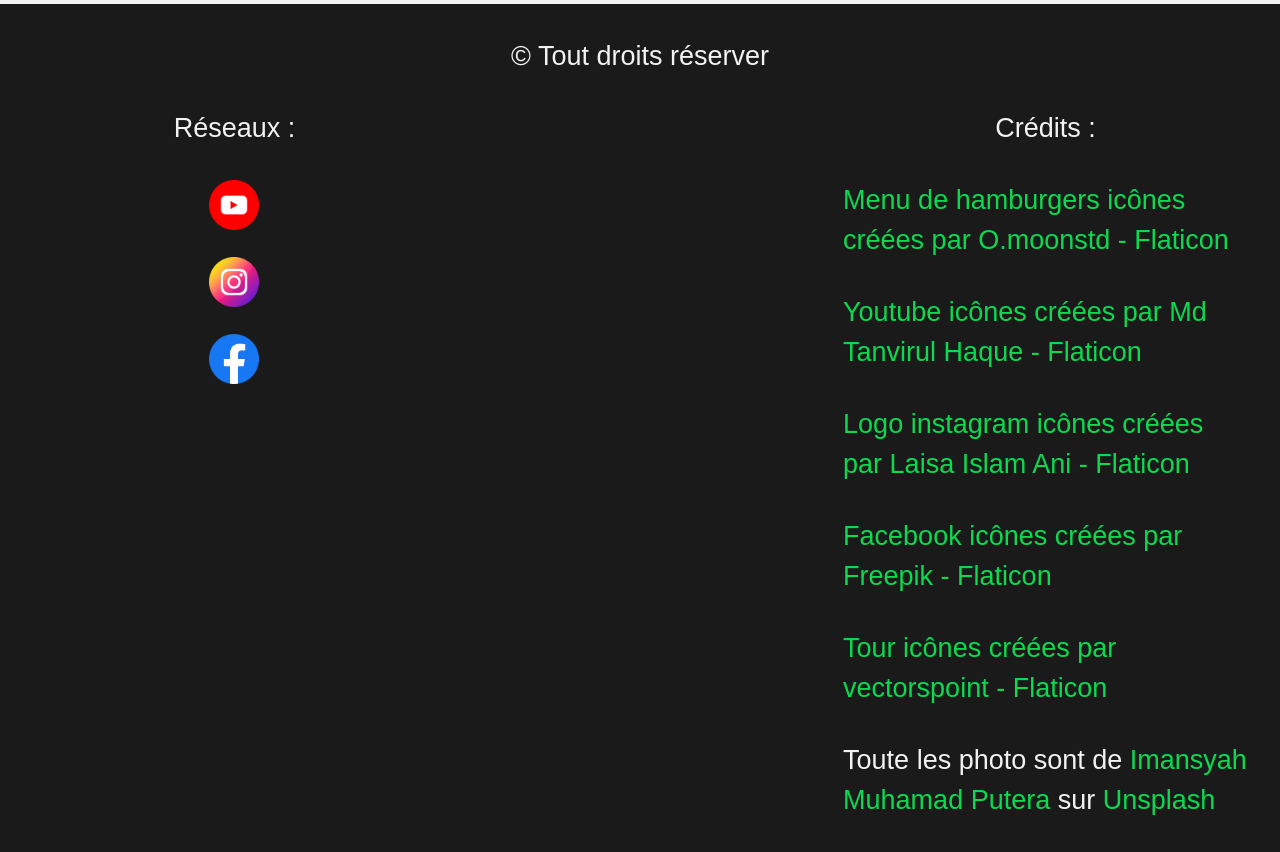
<file: docs/membres.html>
<!DOCTYPE html>
<html lang="fr">
<head>
    <meta charset="UTF-8">
    <meta name="viewport" content="width=device-width, initial-scale=1.0">
    <link rel="stylesheet" href="commun.css">
    <link rel="stylesheet" href="membres.css">
    <title>Membres</title>
</head>
<body>
    <header>
        <div class="logo">
            <a href="index.html">
                <img src="images/logo_rook.png" alt="image    
                logo">
            </a>
            <h2>Chess Club</h2>
        </div>
        <nav class="navbar">
            <a href="index.html">Accueil</a>
            <a href="contact.html">Contact</a>
            <a href="membres.html">Nos membres</a>
        </nav>
        <nav id="burger-menu">
            <label for="burger-menu-input"><img src="images/menu-de-hamburgers.png" alt="bar de menu"></label>
            <input type="checkbox" id="burger-menu-input" />

            <div id="burger-menu-items">
                <a href="index.html">Accueil</a>
                <a href="contact.html">Contact</a>
                <a href="membres.html">Nos membres</a>
            </div>
        </nav>
    </header>
    <main>
        <h1>Nos membres</h1>
        <div class="direction">
            <h2>Direction</h2>
            <div class="card_placement">
                <div class="card card_employe">
                    <img src="images/picture_director.jpg"  alt="photo du directeur">
                    <div class="card_info">
                        <h3>John</h3>
                        <hr>
                        <p>directeur</p>
                    </div>
                </div>
                
            </div>
        </div>
        <div class="employe">
            <h2>Employés</h2>
            <div class="card_placement">
                <div class="card card_employe">
                    <img src="images/picture_treasurer.jpg"  alt="photo du trésorier">
                    <div class="card_info">
                        <h3>Antoine</h3>
                        <hr>
                        <p>Trésorier</p>
                    </div>
                </div>

                <div class="card card_employe">
                    <img src="images/picture_teacher.jpg"  alt="photo du professeur">
                    <div class="card_info">
                        <h3>Eric</h3>
                        <hr>
                        <p>Professeur</p>
                    </div>
                </div>

                <div class="card card_employe">
                    <img src="images/picture_coach.jpg"  alt="photo du professeur">
                    <div class="card_info">
                        <h3>Vlad</h3>
                        <hr>
                        <p>Professeur</p>
                    </div>
                </div>
                
            </div>
            
        </div>
        <div class="members">
            <h2>Membres</h2>
            <div class="card_placement">
                <div class="card card_member">
                    <div class="card_info">
                        <h3>Léa</h3>
                        <hr>
                        <p>Membre</p>
                    </div>
                </div>

                <div class="card card_member">
                    <div class="card_info">
                        <h3>Gabriel</h3>
                        <hr>
                        <p>Membre</p>
                    </div>
                </div>

                <div class="card card_member">
                    <div class="card_info">
                        <h3>Inès</h3>
                        <hr>
                        <p>Membre</p>
                    </div>
                </div>

                <div class="card card_member">
                    <div class="card_info">
                        <h3>Nathan</h3>
                        <hr>
                        <p>Membre</p>
                    </div>
                </div>

                <div class="card card_member">
                    <div class="card_info">
                        <h3>Chloé</h3>
                        <hr>
                        <p>Membre</p>
                    </div>
                </div>

                <div class="card card_member">
                    <div class="card_info">
                        <h3>Hugo</h3>
                        <hr>
                        <p>Membre</p>
                    </div>
                </div>
            </div>
        </div>
    </main>
    <footer>
        <div class="copyright">
            <p>© Tout droits réserver</p>
        </div>

        <div class="media_credits">
            <div class="media">
                <p>Réseaux :</p>
                <nav class="media_icons">
                    <a target="_blank" href="https://www.youtube.com/">
                        <img src="images/youtube_icon.png" alt="notre youtube">
                    </a>
                    <a target="_blank" href="https://www.instagram.com/">
                        <img src="images/instagram_icon.png" alt="notre instagram">
                    </a>
                    <a target="_blank" href="https://www.facebook.com/">
                        <img src="images/facebook_icon.png" alt="notre facebook">
                    </a>

                </nav>
            </div>
            <div class="credits">
                <p>Crédits :</p>
                <p>
                    <a href="https://www.flaticon.com/fr/icones-gratuites/menu-de-hamburgers" title="menu de hamburgers icônes">Menu de hamburgers icônes créées par O.moonstd - Flaticon</a>
                </p>
                <p>
                    <a href="https://www.flaticon.com/fr/icones-gratuites/youtube" title="youtube icônes">Youtube icônes créées par Md Tanvirul Haque - Flaticon</a>
                </p>

                <p>
                    <a href="https://www.flaticon.com/fr/icones-gratuites/logo-instagram" title="logo instagram icônes">Logo instagram icônes créées par Laisa Islam Ani - Flaticon</a>
                </p>

                <p>
                    <a href="https://www.flaticon.com/fr/icones-gratuites/facebook" title="facebook icônes">Facebook icônes créées par Freepik - Flaticon</a>
                </p>

                <p>
                    <a href="https://www.flaticon.com/fr/icones-gratuites/tour" title="tour icônes">Tour icônes créées par vectorspoint - Flaticon</a>
                </p>

                <p>
                    Toute les photo sont de <a href="https://unsplash.com/fr/@imansyahmp?utm_source=unsplash&utm_medium=referral&utm_content=creditCopyText">Imansyah Muhamad Putera </a>sur <a href="https://unsplash.com/fr/photos/photo-de-mise-au-point-selective-dun-homme-conduisant-une-moto-oUV5IQwP_vc?utm_source=unsplash&utm_medium=referral&utm_content=creditCopyText">Unsplash</a>
      
                </p>
            </div>
        </div>
    </footer>
</body>
</html>
</file>
<file: commun.css>
:root {
    --color_primary: #1a1a1a;
    --color_secondary: #f2f2f2;
    --color_terciary: #0BDA51;
    --card_border_radius: 10px;
}

html {
    scroll-behavior: smooth;
}

* {
    padding: 0;
    margin: 0;
    box-sizing: border-box;
}

body {
    background-color: var(--color_secondary);
    color: var(--color_primary);
    font-family: Arial, Helvetica, sans-serif;
    line-height: 40px;
}

/*      Header       */

header {
    padding: 24px;
    display: flex;
    justify-content: space-between;
    align-items: center;
    background-color: var(--color_primary);
    color: var(--color_secondary);
}

a, label {
    color: var(--color_terciary);
    text-decoration: none;
    font-size: 27px;
}

header nav {
    display: flex;
    justify-content: flex-end;
    width: 55%;
    gap: 30px;
}

.navbar a {
    padding: 16px;
    transition: all 0.4s;
}

.navbar a:hover{
    text-shadow:0 0 4px #0BDA51;
    transform: scale(1.1);
}

.logo {
    display: flex;
    align-items: center;
    font-size: 40px;
}
.logo img {
    margin-right: 20px;
    height: 100px;
}

.burger-menu {
    display: none;
}

/*      Main         */

main h1 {
    font-size: 100px;
}

main h2, main h3 {
    font-size: 40px;
}

main p {
    font-size: 27px;
}

/*      card         */

.card {
    display: flex;
    flex-direction: column;
    justify-content: center;
    align-items: center;
    gap: 24px;
    width: 100%;
    padding: 16px;
    margin: 32px 0;
    background-color: var(--color_primary);
    color: var(--color_secondary);
    border-radius: var(--card_border_radius);
    gap: 16px;
    line-height: 35px;
    text-align: center;
    
}

/*      bouton       */
.button {
    padding: 24px 100px;
    border-radius: var(--card_border_radius);
    text-decoration: none;
    cursor: pointer;
    transition: all 0.4s;
}

.button:hover {
    transform: scale(1.1);
}

.validate {
    background-color: var(--color_terciary);
    color: var(--color_primary);
}

.validate:hover {
    background-color: var(--color_primary);
    color: var(--color_terciary);
}

/*      Footer         */

footer {
    display: flex;
    flex-direction: column;
    padding: 32px;
    background-color: var(--color_primary);
    color: var(--color_secondary);
}

footer >* {
    width: 120px;
    font-size: 27px;
}

.copyright {
    display: flex;
    justify-content: center;
    width: 100%;
    margin-bottom: 32px;
}

.media_credits {
    display: flex;
    justify-content: space-between;
    width: 100%;
}

.media {
    display: flex;
    flex-direction: column;
    justify-content: flex-start;
    align-items: flex-start;
    height: 100%;
}

.media_icons {
    display: flex;
    flex-direction: column;
    justify-content: space-between;
    gap: 16px;
}

.media_icons img {
    width: 50px;
}

.media{
    display: flex;
    justify-content: center;
    align-items: center;
    width: 33.3%;
    gap: 32px;
}

.credits {
    display: flex;
    flex-direction: column;
    align-items: center;
    width: 33.3%;
    gap: 32px;
}

.credits div {
    display: flex;
    flex-direction: column;
    align-items: flex-start;
    width: 100%;
    gap: 32px;
}

/*      menu burger      */

#burger-menu,
#burger-menu label,
#burger-menu-input {
  display: none;
}

@media only screen and (max-width: 425px) and (min-width: 320px) {

    header{
        flex-direction: column;
    }

    .navbar {
        display: none;
    }

    /*      menu  burger         */

    #burger-menu {
        display: flex;
        flex-direction: column;
        width: 100%;
    }

    #burger-menu input:checked ~ #burger-menu-items {
    display: flex;
    flex-direction: column;
    width: 100%;

  }

  #burger-menu-items {
    display: none;
  }

  #burger-menu-items a {
    display: block;
    text-align: center;
    width: 100%;
    border-bottom: 1px solid var(--color_terciary);
    padding: 24px;
  }

  #burger-menu label {
    display: flex;
    align-self: flex-end;
    width: 50px;
    height: 50px;
  }

  /*        button       */

  .button {
    padding: 24px;
    width: 80%;
    text-align: center;
    transition: all 0.1s;
}

    .button:hover {
        transform: scale(0.9);
    }
    /* Header */

    header {
        line-height: 50px;
    }

    /* footer */

    .media_credits {
        flex-direction: column;
        align-items: center;
        gap: 32px;
    }

    .media, .credits {
        width: 100%;
    }

}
</file>
<file: apprendre.css>
:root {
    --color_primary: #1a1a1a;
    --color_secondary: #f2f2f2;
    --color_terciary: #0BDA51;
    --card_border_radius: 30px;
}

main h1 {
    margin: 32px;
}

main {
    display: flex;
    flex-direction: column;
    align-items: center;
    padding: 32px;
    gap: 64px;
}

.intro,
.outro {
    display: flex;
    flex-direction: row;
    justify-content: space-around;
    width: 90%;
}

.intro div {
    padding: 16px;
}

.intro img,
.outro img {
    border-radius: var(--card_border_radius);
    height: 350px;
}

.cards_container {
    display: flex;
    flex-wrap: wrap;
    gap: 64px;
    justify-content: center;
    width: 100%;
}

.flip-card {
    display: flex;
    flex-direction: column;
    justify-content: flex-start;
    width: 466px;
    height: 870px;
    padding: 0;
    background-color: transparent;
}




.flip-card img {
    width: 100%;
    height: 100%;
    border-radius: var(--card_border_radius);
}

.flip-card-back {
    display: flex;
    flex-direction: column;
    gap: 32px;
    padding: 16px;
    line-height: 35px;
}

/* flip card */

.flip-card-inner {
    position: relative;
    width: 100%;
    height: 100%;
    text-align: center;
    transition: transform 0.8s;
    transform-style: preserve-3d;
    border: 4px solid var(--color_primary);
    border-radius: var(--card_border_radius);
    background-color: var(--color_primary);
}

.flip-card:hover .flip-card-inner {
  transform: rotateY(180deg);
}

.flip-card-front, .flip-card-back {
    position: absolute;
    width: 100%;
    height: 100%;
    backface-visibility: hidden;
    border-radius: var(--card_border_radius);
    background-color: var(--color_primary);
    color: var(--color_secondary);
}

.flip-card-back {
    display: flex;
    flex-direction: column;
    justify-content: center;
    gap: 32px;
    height: 100%;
    width: 100%;
    transform: rotateY(180deg);
    
}

.flip-card-back p {
    height: 50%;
}

@media only screen and (max-width: 425px) and (min-width: 320px) {

    main {
        padding: 16px;
    }
    main h1 {
        font-size: 40px;
        text-align: center;
    }

    .intro,
    .outro {
        width: 100%;
        flex-direction: column;
    }

    .intro img,
    .outro img {
        width: 100%;
        height: auto;
    }

    .card_piece img {
        height: auto;
    }

}
</file>
<file: contact.css>
:root {
    --color_primary: #1a1a1a;
    --color_secondary: #f2f2f2;
    --color_terciary: #0BDA51;
    --card_border_radius: 30px;
}

/*      Info         */

.info {
    display: flex;
    flex-direction: column;
    width: 100%;
    padding: 32px;
}

.media_icons {
    display: flex;
    flex-direction: column;
    align-items: center;
    width: 100%;
}

.media_p{
    display: flex;
    flex-direction: row;
    width: 100%;
    gap: 24px;
    align-items: center;
    justify-content: center;
}

.media_p p {
    width: 30%;
    text-align: start; 
}

.contact_media {
    display: flex;
    justify-content: center;
    gap: 24px;
}

.media_icons {
    height: 80%;
}

.contact_p{
    display: flex;
    flex-direction: column;
    height: 80%;
    text-align: start;
    justify-content: space-evenly;
}

.map {
    display: flex;
    flex-direction: column;
    justify-content: center;
    align-items: center;
}

iframe {
    width: 100%;
    height: 300px;
    border-radius: var(--card_border_radius) var(--card_border_radius) 0px 0px;
}

.adress {
    display: flex;
    flex-direction: column;
    padding: 24px;
    gap: 24px;

}

.card_media, .card_contact {
    height: 300px;
}

/*      Formulaire       */

.inscription {
    display: flex;
    flex-direction: column;
    justify-content: center;
    align-items: center;
    width: 100%;
    padding: 32px;
}

.form {
    display: flex;
    flex-direction: column;
    justify-content: space-around;
    width: 80%;
    padding: 32px;
    margin: 32px;
    background-color: var(--color_secondary);
    border: 2px solid var(--color_primary);
    border-radius: var(--card_border_radius);
}

.form h3 {
    font-size: 27px;
    margin-top: 24px;
}

.form h2 {
    margin: 24px 0;
}

.name_genre {
    display: flex;
    justify-content: flex-start;
}

select {
    height: 35px;
}

.identity_input {
    display: flex;
    gap: 24px;
}

.form_space {
    display: flex;
    flex-direction: column;
    gap: 24px;  
}

input {
    width: 200px;
}

.other_info input {
    width: 80%;
    height: 130px;
}

main textarea {
  width: 100%;
  max-width: 100%;
  min-width: 100%;
  min-height: 100px;
  padding: 8px;
}

main input {
  width: 40%;
  max-width: 100%;
  padding: 8px;
}
.validation_message {
    display: none;
    justify-content: center;
    align-items: center;
    width: 100%;
    height: 750px;
}

/*      faux form        */

main input[type="checkbox"] {
  display: none;
}

main input[type="checkbox"]:checked ~ .inscription {
  display: none;
}

main input[type="checkbox"]:checked ~ .validation_message {
  display: flex;
}

@media only screen and (max-width: 425px) and (min-width: 320px) {

  /*    responsive   */

  .contact_media {
    flex-direction: column;
    align-items: center;
  }

  .card_map {
    align-self: center;
  }

  .card_media, .card_contact {
    padding: 32px;
    height: auto;
  }

  .adress {
    width: 100%;
  }

  main h2, main h3{
    font-size: 30px;
    text-align: center;
  }

  .info {
    padding: 0;
    align-items: center;
  }

  .card {
    width: 90%;
  }

  .contact_p {
    gap: 35px;
    text-align: center;
}

  /* FORM */


  .form {
    width: 100%;
  }

  .identity_input,
  .name_genre,
  .mail,
  .tel,
  .other_info {
    flex-direction: column;
    align-items: center;
    text-align: center;
  }

  main input {
    width: 100%;
  }

  .validation_message {
    text-align: center;
  }
}
</file>
<file: membres.css>
:root {
    --color_primary: #1a1a1a;
    --color_secondary: #f2f2f2;
    --color_terciary: #0BDA51;
    --card_border_radius: 10px;
}

/*      Main         */

main {
    display: flex;
    flex-direction: column;
    align-items: center;
    gap: 32px;
    padding: 32px;
}

main h1 {
    margin: 32px;
}

main img {
    height: 100px;
}

main h3 {
    font-size: 30px;
}

.direction, .employe, .members {
    display: flex;
    flex-direction: column;
    align-items: flex-start;
    gap: 24px;
    width: 100%;
}

.card_employe {
    display: flex;
    flex-direction: row;
    width: 400px;
}

.card_employe img {
    border-radius: var(--card_border_radius);
}

.card_member {
    width: 300px;
}

.card_info {
    flex-direction: column;
    justify-content: center;
    align-items: center;
    width: 100%;
}

.card_placement {
    display: flex;
    justify-content: flex-start;
    flex-wrap: wrap;
    gap: 32px;
}

@media only screen and (max-width: 425px) and (min-width: 320px) {
  /*    responsive   */

    main h1 {
        text-align: center;
    }

  main {
    line-height: normal;
  }

  main h2 {
    margin-top: 32px;
  }

  .card_placement {
    flex-direction: column;
    align-items: center;
    width: 100%;
  }

  .card_employe, .card_member {
    width: 100%;
    margin: 0;
  }

  .direction,
  .employe,
  .members {
    align-items: center;
    gap: 50px;
  }

  main h1 {
    font-size: 40px;
}

main h2 {
    font-size: 30px;
}

}
</file>
<file: docs/commun.css>
:root {
    --color_primary: #1a1a1a;
    --color_secondary: #f2f2f2;
    --color_terciary: #0BDA51;
    --card_border_radius: 10px;
}

html {
    scroll-behavior: smooth;
}

* {
    padding: 0;
    margin: 0;
    box-sizing: border-box;
}

body {
    background-color: var(--color_secondary);
    color: var(--color_primary);
    font-family: Arial, Helvetica, sans-serif;
    line-height: 40px;
}

/*      Header       */

header {
    padding: 24px;
    display: flex;
    justify-content: space-between;
    align-items: center;
    background-color: var(--color_primary);
    color: var(--color_secondary);
}

a, label {
    color: var(--color_terciary);
    text-decoration: none;
    font-size: 27px;
}

header nav {
    display: flex;
    width: 35%;
    gap: 30px;
}

.navbar a {
    padding: 16px;
    transition: all 0.4s;
}

.navbar a:hover{
    text-shadow:0 0 4px #0BDA51;
    transform: scale(1.1);
}

.logo {
    display: flex;
    align-items: center;
    font-size: 40px;
}
.logo img {
    margin-right: 20px;
    height: 100px;
}

.burger-menu {
    display: none;
}

/*      Main         */

main h1 {
    font-size: 100px;
}

main h2, main h3 {
    font-size: 40px;
}

main p {
    font-size: 27px;
}

/*      card         */

.card {
    display: flex;
    flex-direction: column;
    justify-content: center;
    align-items: center;
    gap: 24px;
    width: 100%;
    padding: 16px;
    margin: 32px 0;
    background-color: var(--color_primary);
    color: var(--color_secondary);
    border-radius: var(--card_border_radius);
    gap: 16px;
    line-height: 35px;
    text-align: center;
    
}

/*      bouton       */
.button {
    padding: 24px 100px;
    border-radius: var(--card_border_radius);
    text-decoration: none;
    cursor: pointer;
    transition: all 0.4s;
}

.button:hover {
    transform: scale(1.1);
}

.validate {
    background-color: var(--color_terciary);
    color: var(--color_primary);
}

.validate:hover {
    background-color: var(--color_primary);
    color: var(--color_terciary);
}

/*      Footer         */

footer {
    display: flex;
    flex-direction: column;
    padding: 32px;
    background-color: var(--color_primary);
    color: var(--color_secondary);
}

footer >* {
    width: 120px;
    font-size: 27px;
}

.copyright {
    display: flex;
    justify-content: center;
    width: 100%;
    margin-bottom: 32px;
}

.media_credits {
    display: flex;
    justify-content: space-between;
    width: 100%;
}

.media {
    display: flex;
    flex-direction: column;
    justify-content: flex-start;
    align-items: flex-start;
    height: 100%;
}

.media_icons {
    display: flex;
    flex-direction: column;
    justify-content: space-between;
    gap: 16px;
}

.media_icons img {
    width: 50px;
}

.media{
    display: flex;
    justify-content: center;
    align-items: center;
    width: 33.3%;
    gap: 32px;
}

.credits {
    display: flex;
    flex-direction: column;
    align-items: center;
    width: 33.3%;
    gap: 32px;
}

/*      menu burger      */

#burger-menu,
#burger-menu label,
#burger-menu-input {
  display: none;
}

@media only screen and (max-width: 425px) and (min-width: 320px) {

    header{
        flex-direction: column;
    }

    .navbar {
        display: none;
    }

    /*      menu  burger         */

    #burger-menu {
        display: flex;
        flex-direction: column;
        width: 100%;
    }

    #burger-menu input:checked ~ #burger-menu-items {
    display: flex;
    flex-direction: column;
    width: 100%;

  }

  #burger-menu-items {
    display: none;
  }

  #burger-menu-items a {
    display: block;
    text-align: center;
    width: 100%;
    border-bottom: 1px solid var(--color_terciary);
    padding: 24px;
  }

  #burger-menu label {
    display: flex;
    align-self: flex-end;
    width: 50px;
    height: 50px;
  }

  /*        button       */

  .button {
    padding: 24px;
    width: 80%;
    text-align: center;
    transition: all 0.1s;
}

    .button:hover {
        transform: scale(0.9);
    }
    /* Header */

    header {
        line-height: 50px;
    }

    /* footer */

    .media_credits {
        flex-direction: column;
        align-items: center;
        gap: 32px;
    }

    .media, .credits {
        width: 100%;
    }

}
</file>
<file: docs/contact.css>
:root {
    --color_primary: #1a1a1a;
    --color_secondary: #f2f2f2;
    --color_terciary: #0BDA51;
    --card_border_radius: 30px;
}

/*      Info         */

.info {
    display: flex;
    flex-direction: column;
    width: 100%;
    padding: 32px;
}

.media_icons {
    display: flex;
    flex-direction: column;
    align-items: center;
    width: 100%;
}

.media_p{
    display: flex;
    flex-direction: row;
    width: 100%;
    gap: 24px;
    align-items: center;
    justify-content: center;
}

.media_p p {
    width: 30%;
    text-align: start; 
}

.contact_media {
    display: flex;
    justify-content: center;
    gap: 24px;
}

.media_icons {
    height: 80%;
}

.contact_p{
    display: flex;
    flex-direction: column;
    height: 80%;
    text-align: start;
    justify-content: space-evenly;
}

.map {
    display: flex;
    flex-direction: column;
    justify-content: center;
    align-items: center;
}

iframe {
    width: 100%;
    height: 300px;
    border-radius: var(--card_border_radius) var(--card_border_radius) 0px 0px;
}

.adress {
    display: flex;
    flex-direction: column;
    padding: 24px;
    gap: 24px;

}

.card_media, .card_contact {
    height: 300px;
}

/*      Formulaire       */

.inscription {
    display: flex;
    flex-direction: column;
    justify-content: center;
    align-items: center;
    width: 100%;
    padding: 32px;
}

.form {
    display: flex;
    flex-direction: column;
    justify-content: space-around;
    width: 80%;
    padding: 32px;
    margin: 32px;
    background-color: var(--color_secondary);
    border: 2px solid var(--color_primary);
    border-radius: var(--card_border_radius);
}

.form h3 {
    font-size: 27px;
    margin-top: 24px;
}

.form h2 {
    margin: 24px 0;
}

.name_genre {
    display: flex;
    justify-content: flex-start;
}

select {
    height: 35px;
}

.identity_input {
    display: flex;
    gap: 24px;
}

.form_space {
    display: flex;
    flex-direction: column;
    gap: 24px;  
}

input {
    width: 200px;
}

.other_info input {
    width: 80%;
    height: 130px;
}

main textarea {
  width: 100%;
  max-width: 100%;
  min-width: 100%;
  min-height: 100px;
  padding: 8px;
}

main input {
  width: 40%;
  max-width: 100%;
  padding: 8px;
}
.validation_message {
    display: none;
    justify-content: center;
    align-items: center;
    width: 100%;
    height: 750px;
}

/*      faux form        */

main input[type="checkbox"] {
  display: none;
}

main input[type="checkbox"]:checked ~ .inscription {
  display: none;
}

main input[type="checkbox"]:checked ~ .validation_message {
  display: flex;
}

@media only screen and (max-width: 425px) and (min-width: 320px) {

    header{
        flex-direction: column;
    }

    .navbar {
        display: none;
    }

    /*      menu  burger         */

    #burger-menu {
        display: flex;
        flex-direction: column;
        width: 100%;
    }

    #burger-menu input:checked ~ #burger-menu-items {
    display: flex;
    flex-direction: column;
    width: 100%;

  }

  #burger-menu-items {
    display: none;
  }

  #burger-menu-items a {
    display: block;
    text-align: center;
    width: 100%;
    border-bottom: 1px solid var(--color_terciary);
    padding: 24px;
  }

  #burger-menu label {
    display: flex;
    align-self: flex-end;
    width: 50px;
    height: 50px;
  }

  /*    responsive   */

  .contact_media {
    flex-direction: column;
    align-items: center;
  }

  .card_map {
    align-self: center;
  }

  .card_media, .card_contact {
    padding: 32px;
    height: auto;
  }

  .adress {
    width: 100%;
  }

  main h2, main h3{
    font-size: 30px;
    text-align: center;
  }

  .info {
    padding: 0;
    align-items: center;
  }

  .card {
    width: 80%;
  }

  .contact_p {
    gap: 35px;
    text-align: center;
}

  /* FORM */


  .form {
    width: 100%;
  }

  .identity_input,
  .name_genre,
  .mail,
  .tel,
  .other_info {
    flex-direction: column;
    align-items: center;
    text-align: center;
  }

  main input {
    width: 100%;
  }

  .validation_message {
    text-align: center;
  }
}
</file>
<file: docs/membres.css>
:root {
    --color_primary: #1a1a1a;
    --color_secondary: #f2f2f2;
    --color_terciary: #0BDA51;
    --card_border_radius: 10px;
}

/*      Main         */

main {
    display: flex;
    flex-direction: column;
    align-items: center;
    gap: 32px;
    padding: 32px;
}

main h1 {
    margin: 32px;
}

main img {
    height: 100px;
}

main h3 {
    font-size: 30px;
}

.direction, .employe, .members {
    display: flex;
    flex-direction: column;
    align-items: flex-start;
    gap: 24px;
    width: 100%;
}

.card_employe {
    display: flex;
    flex-direction: row;
    width: 400px;
}

.card_employe img {
    border-radius: var(--card_border_radius);
}

.card_member {
    width: 300px;
}

.card_info {
    flex-direction: column;
    justify-content: center;
    align-items: center;
    width: 100%;
}

.card_placement {
    display: flex;
    justify-content: flex-start;
    flex-wrap: wrap;
    gap: 32px;
}

@media only screen and (max-width: 425px) and (min-width: 320px) {

    header{
        flex-direction: column;
    }

    .navbar {
        display: none;
    }

    /*      menu  burger         */

    #burger-menu {
        display: flex;
        flex-direction: column;
        width: 100%;
    }

    #burger-menu input:checked ~ #burger-menu-items {
    display: flex;
    flex-direction: column;
    width: 100%;

  }

  #burger-menu-items {
    display: none;
  }

  #burger-menu-items a {
    display: block;
    text-align: center;
    width: 100%;
    border-bottom: 1px solid var(--color_terciary);
    padding: 24px;
  }

  #burger-menu label {
    display: flex;
    align-self: flex-end;
    width: 50px;
    height: 50px;
  }

  /*    responsive   */



  main {
    line-height: normal;
  }

  main h2 {
    margin-top: 32px;
  }

  .card_placement {
    flex-direction: column;
    align-items: center;
    width: 100%;
  }

  .card_employe, .card_member {
    width: 100%;
    margin: 0;
  }

  .direction,
  .employe,
  .members {
    align-items: center;
    gap: 50px;
  }

  main h1 {
    font-size: 40px;
}

main h2 {
    font-size: 30px;
}

}
</file>
